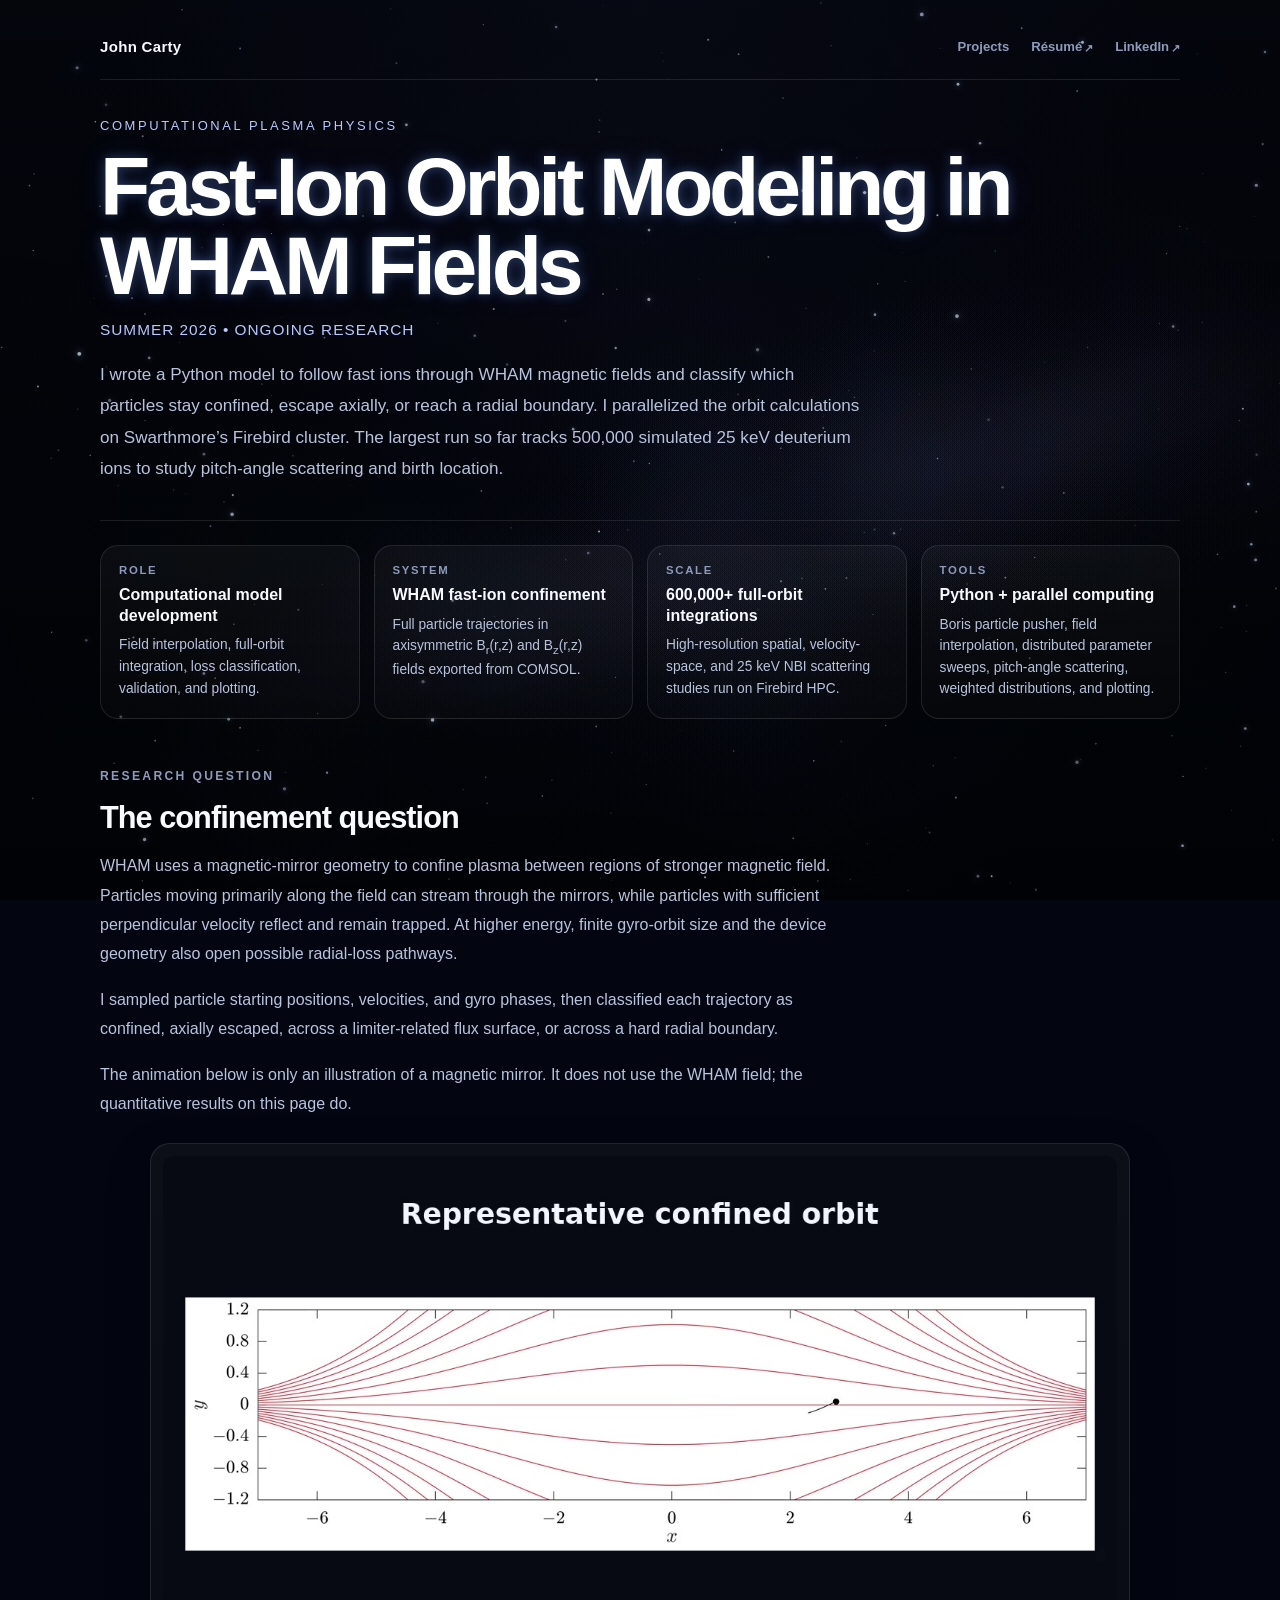
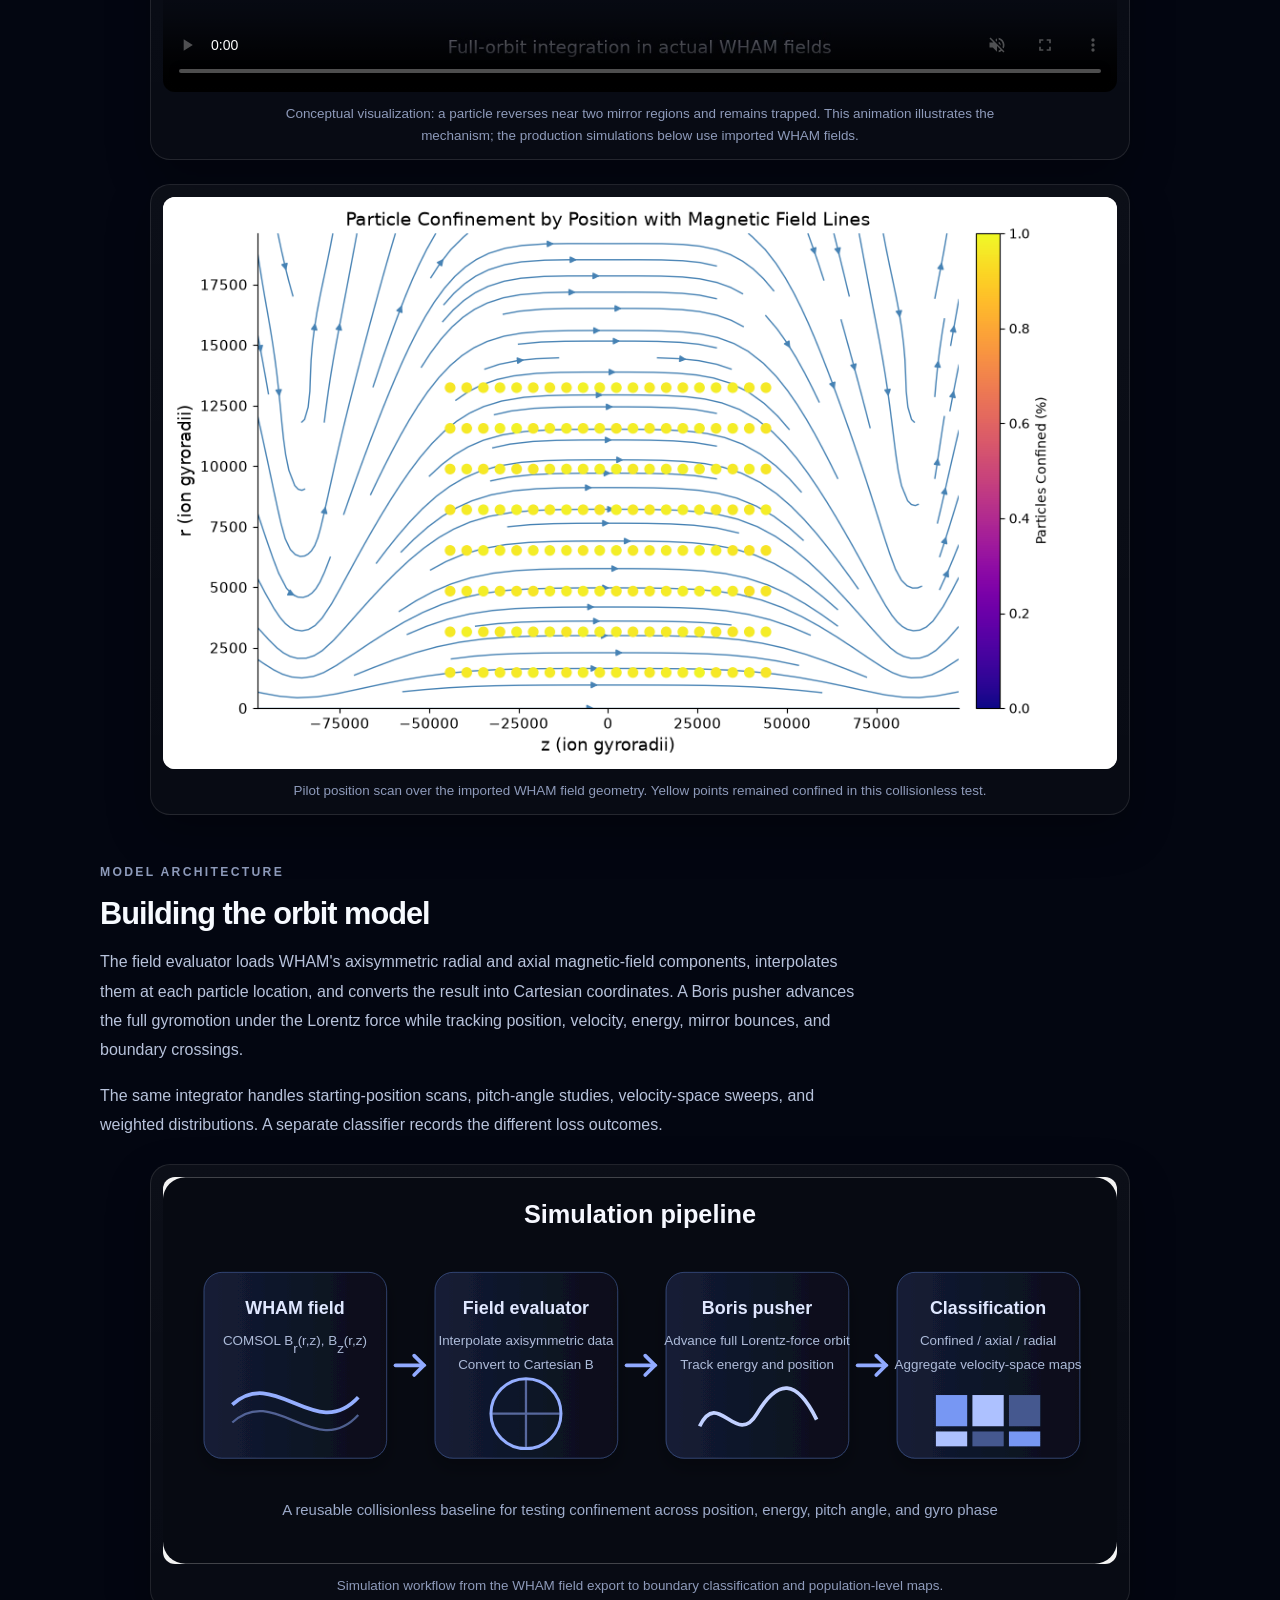
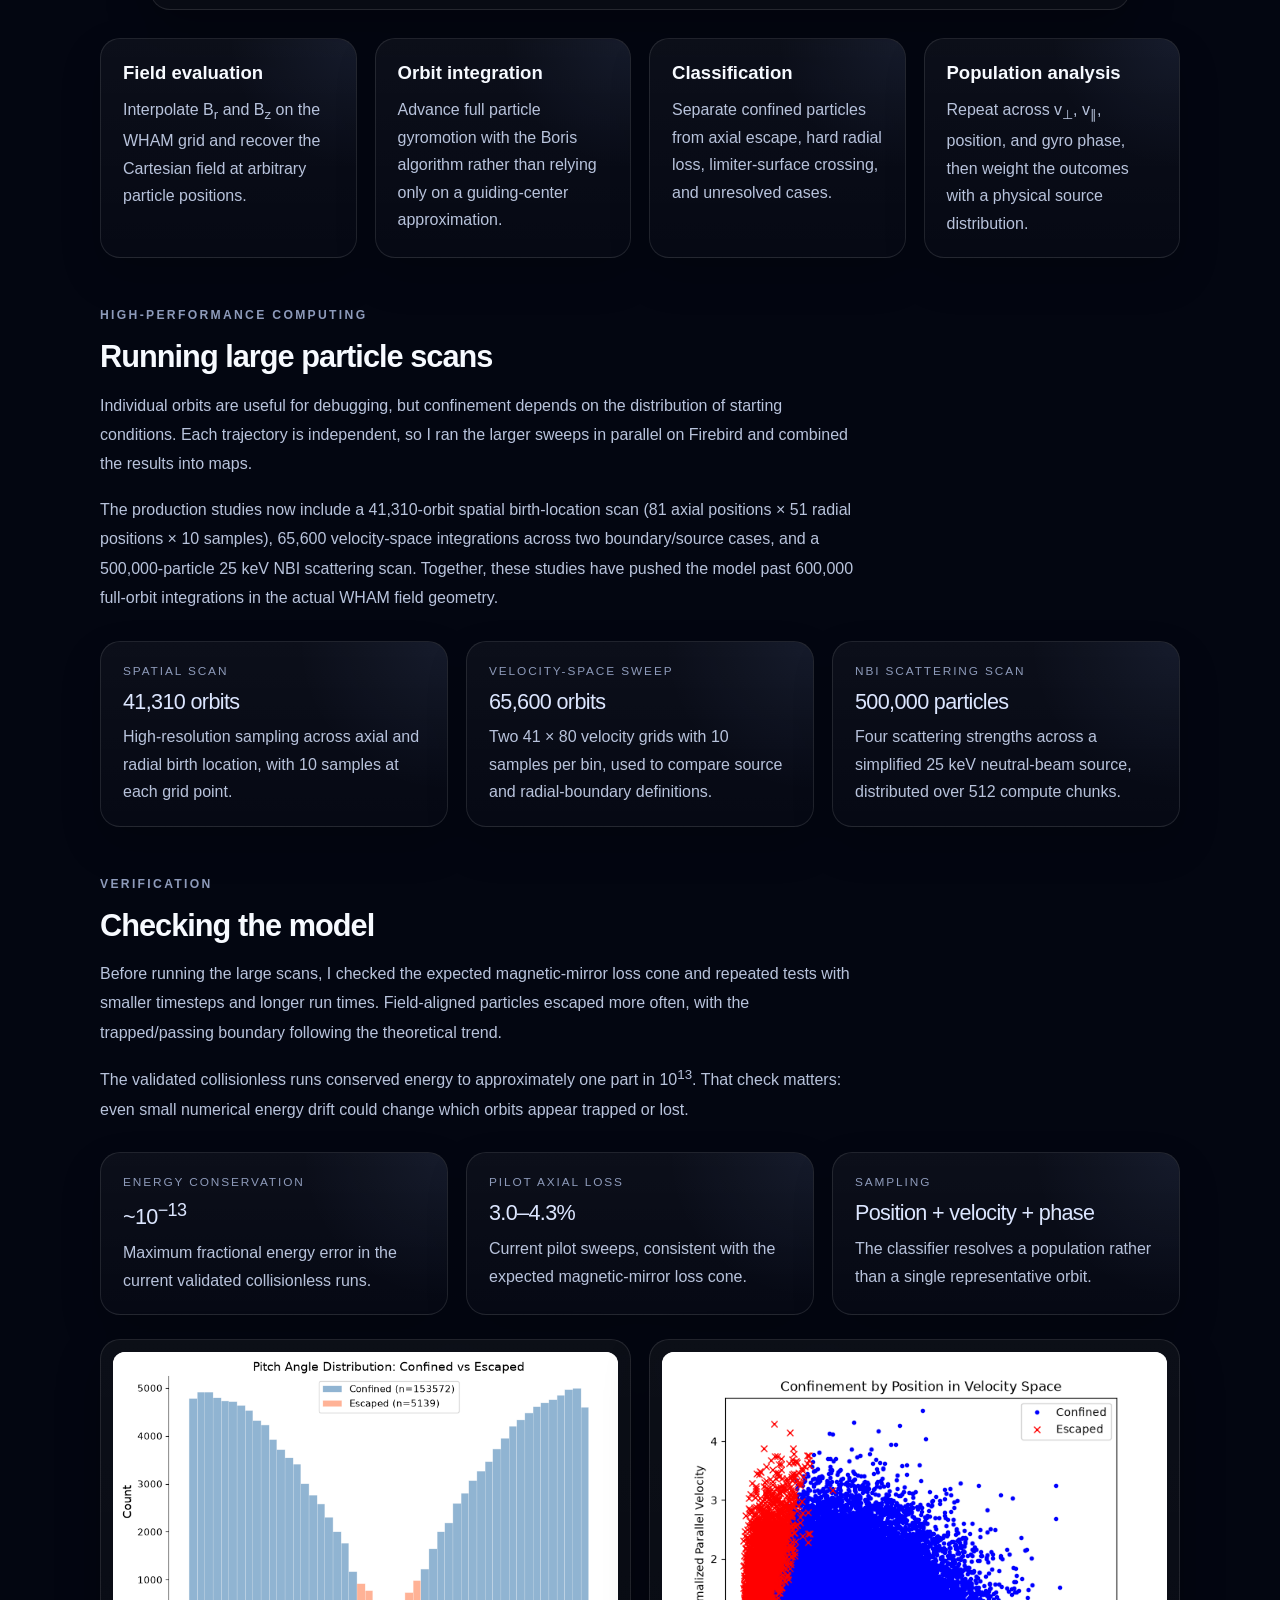
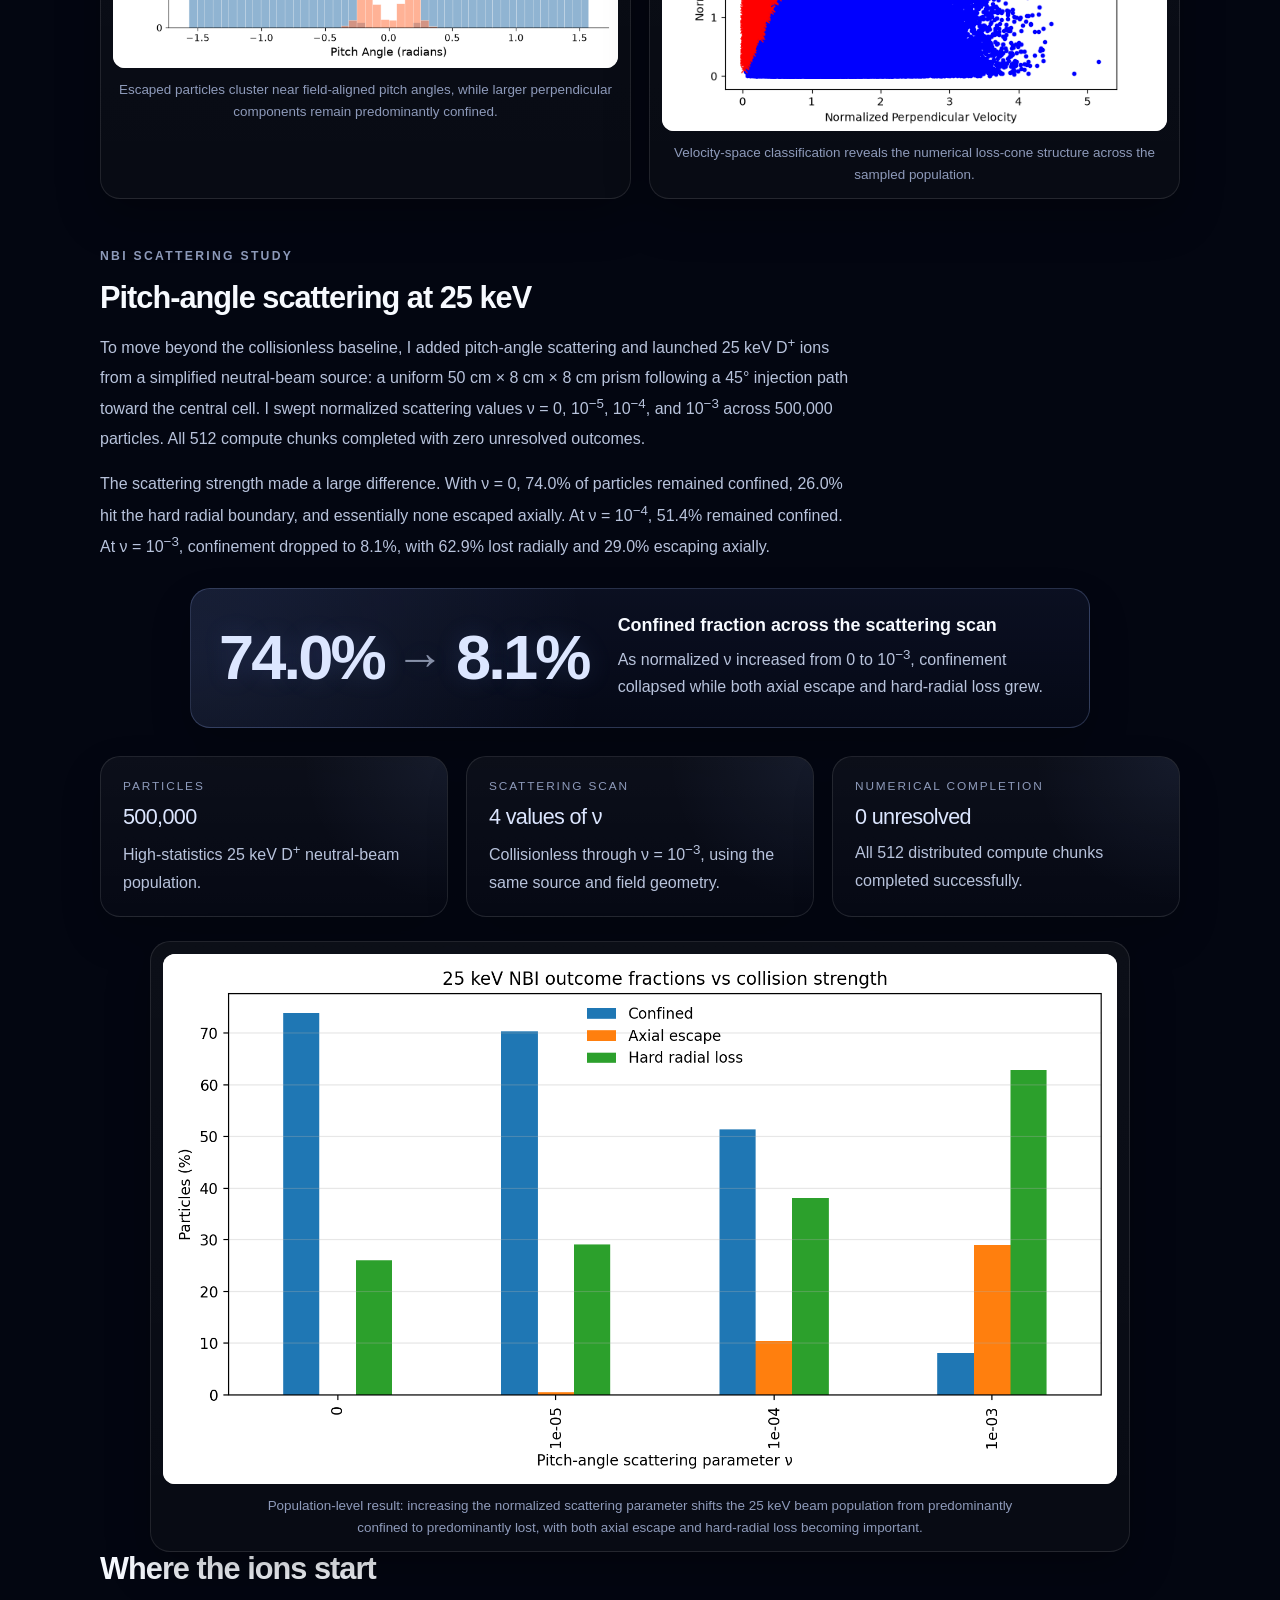
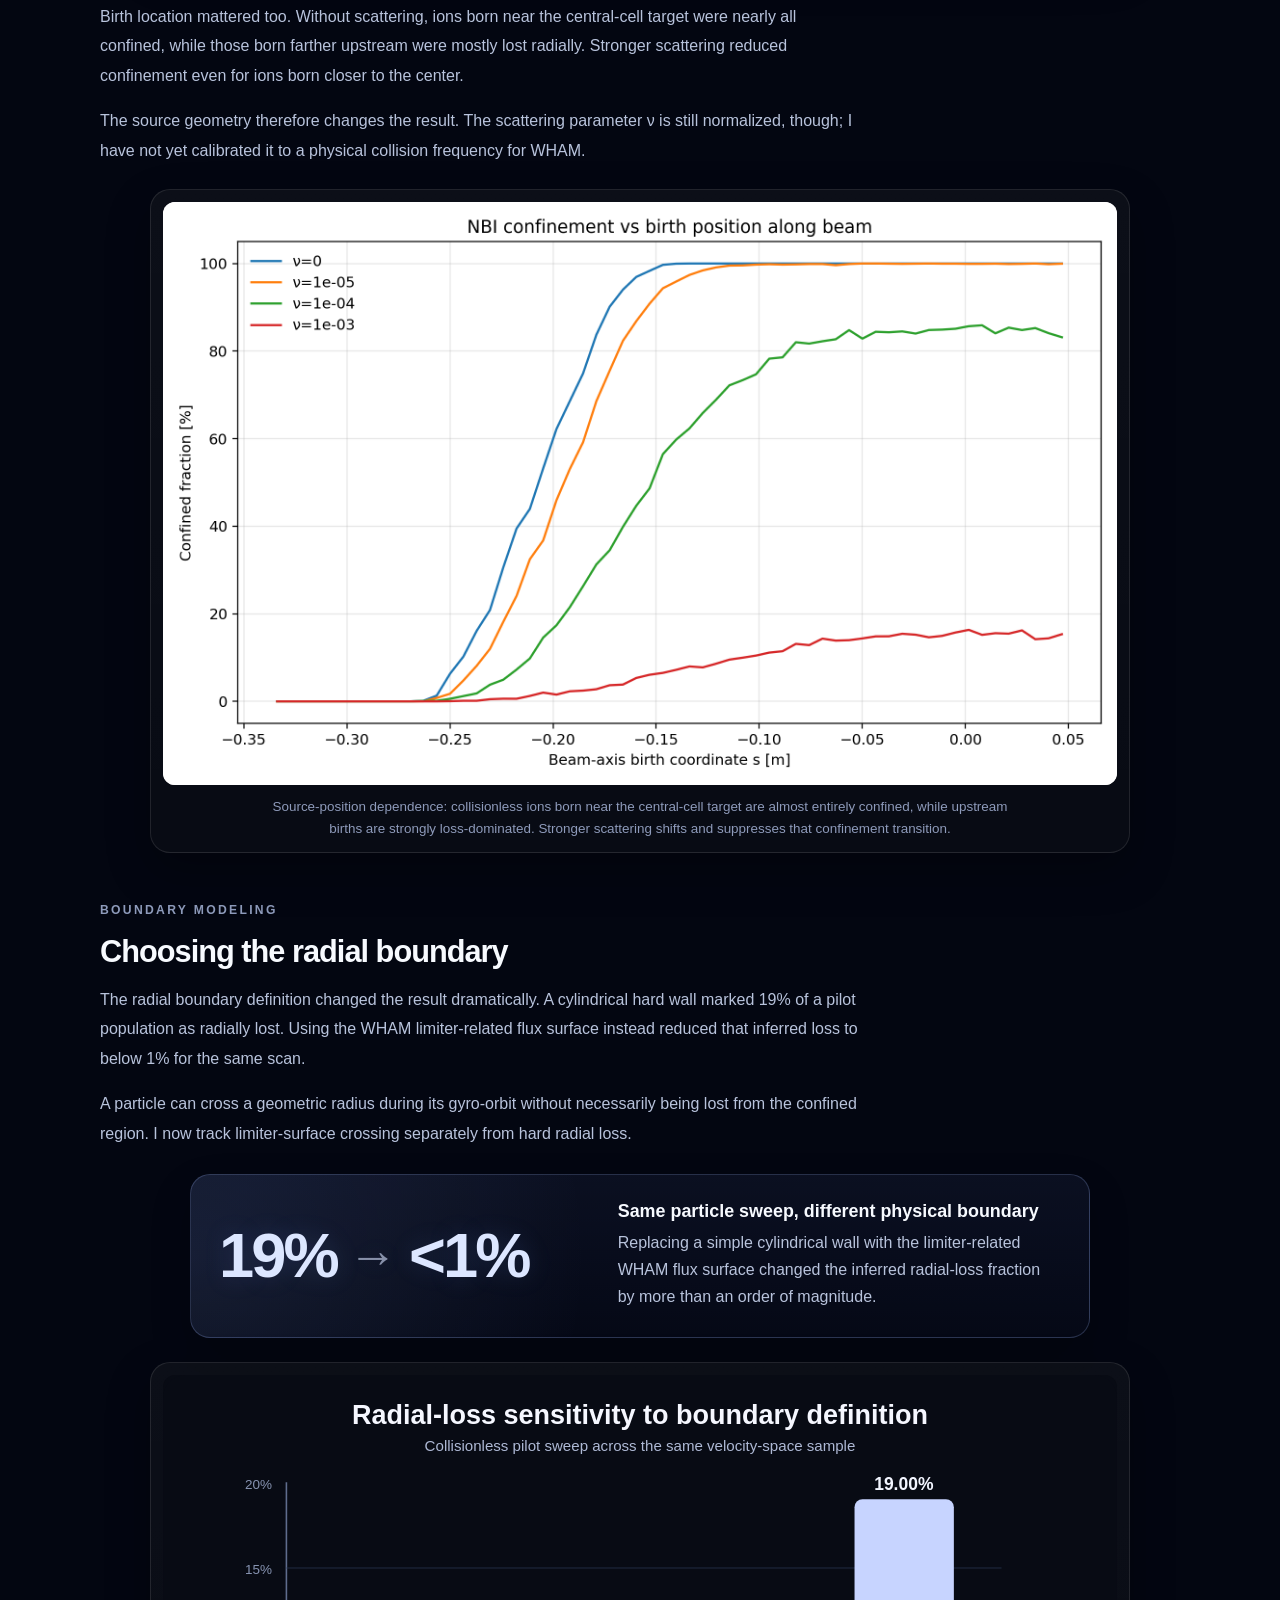
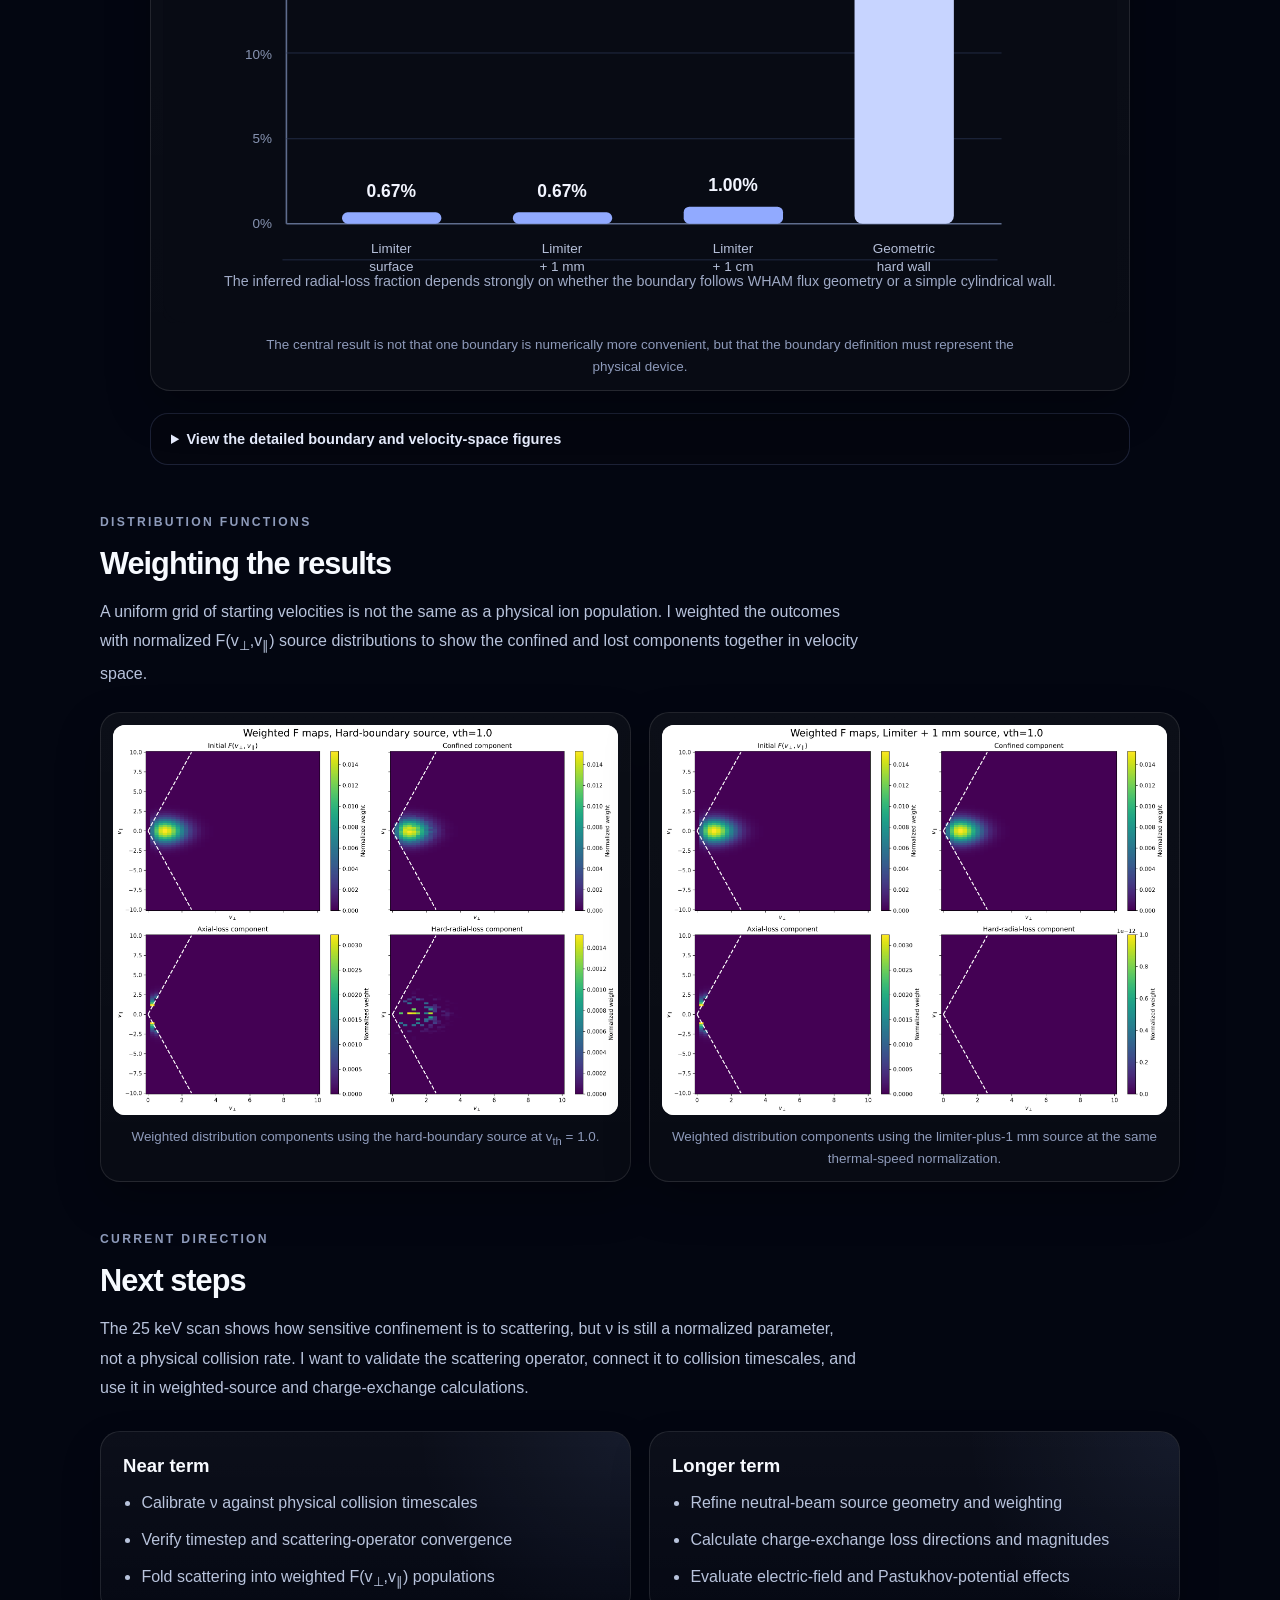
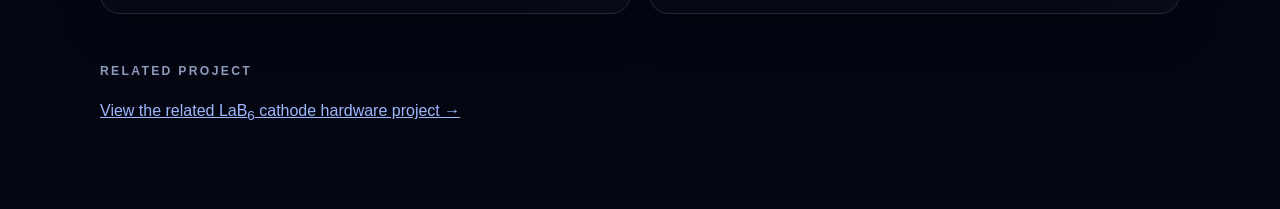
<file: orbits.html>
<!DOCTYPE html>
<html lang="en">
<head>
  <meta charset="UTF-8">
  <meta name="viewport" content="width=device-width, initial-scale=1.0">
  <meta name="description" content="Parallelized full-orbit charged-particle modeling in actual WHAM magnetic fields, including Firebird HPC sweeps, 25 keV NBI pitch-angle scattering studies, confinement validation, boundary sensitivity, and velocity-space distributions.">
  <title>Fast-Ion Orbit Modeling | John Carty</title>
  <link rel="stylesheet" href="style.css">
</head>
<body>
  <canvas id="space-background"></canvas>
  <div class="page-overlay"></div>

  <main class="site project-shell">
    <div class="home-topbar project-topbar">
      <a class="home-wordmark" href="index.html" aria-label="John Carty home">John Carty</a>
      <nav class="home-nav" aria-label="Project navigation">
        <a href="index.html#projects">Projects</a>
        <a href="John_Carty_Resume.pdf" target="_blank" rel="noopener noreferrer">Résumé <span aria-hidden="true">↗</span></a>
        <a href="https://www.linkedin.com/in/john-carty2/" target="_blank" rel="noopener noreferrer">LinkedIn <span aria-hidden="true">↗</span></a>
      </nav>
    </div>

    <header class="project-hero">
      <p class="project-kicker">Computational Plasma Physics</p>
      <h1 class="glow">Fast-Ion Orbit Modeling in WHAM Fields</h1>
      <p class="project-subtitle">Summer 2026 • Ongoing research</p>
      <p class="project-lead">
        I wrote a Python model to follow fast ions through WHAM magnetic fields and classify
        which particles stay confined, escape axially, or reach a radial boundary. I parallelized
        the orbit calculations on Swarthmore’s Firebird cluster. The largest run so far tracks
        500,000 simulated 25 keV deuterium ions to study pitch-angle scattering and birth
        location.
      </p>
    </header>

    <section class="project-facts" aria-label="Project at a glance">
      <div class="project-fact"><span>Role</span><strong>Computational model development</strong><p>Field interpolation, full-orbit integration, loss classification, validation, and plotting.</p></div>
      <div class="project-fact"><span>System</span><strong>WHAM fast-ion confinement</strong><p>Full particle trajectories in axisymmetric B<sub>r</sub>(r,z) and B<sub>z</sub>(r,z) fields exported from COMSOL.</p></div>
      <div class="project-fact"><span>Scale</span><strong>600,000+ full-orbit integrations</strong><p>High-resolution spatial, velocity-space, and 25 keV NBI scattering studies run on Firebird HPC.</p></div>
      <div class="project-fact"><span>Tools</span><strong>Python + parallel computing</strong><p>Boris particle pusher, field interpolation, distributed parameter sweeps, pitch-angle scattering, weighted distributions, and plotting.</p></div>
    </section>

    <section class="project-section">
      <div class="section-label">Research Question</div>
      <div class="project-text-block">
        <h2>The confinement question</h2>
        <p>
          WHAM uses a magnetic-mirror geometry to confine plasma between regions of stronger
          magnetic field. Particles moving primarily along the field can stream through the
          mirrors, while particles with sufficient perpendicular velocity reflect and remain
          trapped. At higher energy, finite gyro-orbit size and the device geometry also open
          possible radial-loss pathways.
        </p>
        <p>
          I sampled particle starting positions, velocities, and gyro phases, then classified each
          trajectory as confined, axially escaped, across a limiter-related flux surface, or across
          a hard radial boundary.
        </p>
        <p>
          The animation below is only an illustration of a magnetic mirror. It does not use the
          WHAM field; the quantitative results on this page do.
        </p>
      </div>

      <figure class="project-media-card orbit-video-card">
        <div class="orbit-video-frame">
          <video class="orbit-video" autoplay muted loop playsinline controls preload="metadata" poster="orbit_assets/conceptual_mirror_orbit_poster.jpg">
            <source src="orbit_assets/conceptual_mirror_orbit.mp4" type="video/mp4">
          </video>
        </div>
        <figcaption class="project-caption">Conceptual visualization: a particle reverses near two mirror regions and remains trapped. This animation illustrates the mechanism; the production simulations below use imported WHAM fields.</figcaption>
      </figure>

      <figure class="technical-figure technical-figure-wide">
        <a href="orbits_documentation/Confinement_by_position.png" target="_blank" rel="noopener noreferrer">
          <img src="orbits_documentation/Confinement_by_position.png" alt="Particle confinement across starting positions over WHAM magnetic field lines">
        </a>
        <figcaption class="project-caption">Pilot position scan over the imported WHAM field geometry. Yellow points remained confined in this collisionless test.</figcaption>
      </figure>
    </section>

    <section class="project-section">
      <div class="section-label">Model Architecture</div>
      <div class="project-text-block">
        <h2>Building the orbit model</h2>
        <p>
          The field evaluator loads WHAM's axisymmetric radial and axial magnetic-field
          components, interpolates them at each particle location, and converts the result into
          Cartesian coordinates. A Boris pusher advances the full gyromotion under the Lorentz
          force while tracking position, velocity, energy, mirror bounces, and boundary crossings.
        </p>
        <p>
          The same integrator handles starting-position scans, pitch-angle studies, velocity-space
          sweeps, and weighted distributions. A separate classifier records the different loss
          outcomes.
        </p>
      </div>

      <figure class="technical-figure technical-figure-wide">
        <img src="orbit_assets/orbit_workflow.svg" alt="Workflow from WHAM magnetic field data through orbit integration and population analysis">
        <figcaption class="project-caption">Simulation workflow from the WHAM field export to boundary classification and population-level maps.</figcaption>
      </figure>

      <div class="project-grid orbit-method-grid">
        <div class="project-card"><h3>Field evaluation</h3><p>Interpolate B<sub>r</sub> and B<sub>z</sub> on the WHAM grid and recover the Cartesian field at arbitrary particle positions.</p></div>
        <div class="project-card"><h3>Orbit integration</h3><p>Advance full particle gyromotion with the Boris algorithm rather than relying only on a guiding-center approximation.</p></div>
        <div class="project-card"><h3>Classification</h3><p>Separate confined particles from axial escape, hard radial loss, limiter-surface crossing, and unresolved cases.</p></div>
        <div class="project-card"><h3>Population analysis</h3><p>Repeat across v<sub>⊥</sub>, v<sub>∥</sub>, position, and gyro phase, then weight the outcomes with a physical source distribution.</p></div>
      </div>
    </section>

    <section class="project-section">
      <div class="section-label">High-Performance Computing</div>
      <div class="project-text-block">
        <h2>Running large particle scans</h2>
        <p>
          Individual orbits are useful for debugging, but confinement depends on the distribution
          of starting conditions. Each trajectory is independent, so I ran the larger sweeps in
          parallel on Firebird and combined the results into maps.
        </p>
        <p>
          The production studies now include a 41,310-orbit spatial birth-location scan
          (81 axial positions × 51 radial positions × 10 samples), 65,600 velocity-space
          integrations across two boundary/source cases, and a 500,000-particle 25 keV NBI
          scattering scan. Together, these studies have pushed the model past 600,000 full-orbit
          integrations in the actual WHAM field geometry.
        </p>
      </div>

      <div class="project-grid three-col">
        <div class="project-card stat-card"><div class="card-label">Spatial scan</div><div class="card-value">41,310 orbits</div><p>High-resolution sampling across axial and radial birth location, with 10 samples at each grid point.</p></div>
        <div class="project-card stat-card"><div class="card-label">Velocity-space sweep</div><div class="card-value">65,600 orbits</div><p>Two 41 × 80 velocity grids with 10 samples per bin, used to compare source and radial-boundary definitions.</p></div>
        <div class="project-card stat-card"><div class="card-label">NBI scattering scan</div><div class="card-value">500,000 particles</div><p>Four scattering strengths across a simplified 25 keV neutral-beam source, distributed over 512 compute chunks.</p></div>
      </div>
    </section>

    <section class="project-section">
      <div class="section-label">Verification</div>
      <div class="project-text-block">
        <h2>Checking the model</h2>
        <p>
          Before running the large scans, I checked the expected magnetic-mirror loss cone and
          repeated tests with smaller timesteps and longer run times. Field-aligned particles
          escaped more often, with the trapped/passing boundary following the theoretical trend.
        </p>
        <p>
          The validated collisionless runs conserved energy to approximately one part in
          10<sup>13</sup>. That check matters: even small numerical energy drift could change which
          orbits appear trapped or lost.
        </p>
      </div>

      <div class="project-grid three-col">
        <div class="project-card stat-card"><div class="card-label">Energy conservation</div><div class="card-value">~10<sup>−13</sup></div><p>Maximum fractional energy error in the current validated collisionless runs.</p></div>
        <div class="project-card stat-card"><div class="card-label">Pilot axial loss</div><div class="card-value">3.0–4.3%</div><p>Current pilot sweeps, consistent with the expected magnetic-mirror loss cone.</p></div>
        <div class="project-card stat-card"><div class="card-label">Sampling</div><div class="card-value">Position + velocity + phase</div><p>The classifier resolves a population rather than a single representative orbit.</p></div>
      </div>

      <div class="technical-figure-grid">
        <figure class="technical-figure">
          <a href="orbits_documentation/Pitch_angle.png" target="_blank" rel="noopener noreferrer">
            <img src="orbits_documentation/Pitch_angle.png" alt="Pitch-angle histogram comparing confined and escaped particles">
          </a>
          <figcaption class="project-caption">Escaped particles cluster near field-aligned pitch angles, while larger perpendicular components remain predominantly confined.</figcaption>
        </figure>
        <figure class="technical-figure">
          <a href="orbits_documentation/Vperp_Vpar.png" target="_blank" rel="noopener noreferrer">
            <img src="orbits_documentation/Vperp_Vpar.png" alt="Confined and escaped particles in normalized perpendicular and parallel velocity space">
          </a>
          <figcaption class="project-caption">Velocity-space classification reveals the numerical loss-cone structure across the sampled population.</figcaption>
        </figure>
      </div>
    </section>

    <section class="project-section">
      <div class="section-label">NBI Scattering Study</div>
      <div class="project-text-block">
        <h2>Pitch-angle scattering at 25 keV</h2>
        <p>
          To move beyond the collisionless baseline, I added pitch-angle scattering and launched
          25 keV D<sup>+</sup> ions from a simplified neutral-beam source: a uniform 50 cm × 8 cm × 8 cm
          prism following a 45° injection path toward the central cell. I swept normalized
          scattering values ν = 0, 10<sup>−5</sup>, 10<sup>−4</sup>, and 10<sup>−3</sup> across 500,000 particles.
          All 512 compute chunks completed with zero unresolved outcomes.
        </p>
        <p>
          The scattering strength made a large difference. With ν = 0, 74.0% of particles remained
          confined, 26.0% hit the hard radial boundary, and essentially none escaped axially. At ν
          = 10<sup>−4</sup>, 51.4% remained confined. At ν = 10<sup>−3</sup>, confinement dropped
          to 8.1%, with 62.9% lost radially and 29.0% escaping axially.
        </p>
      </div>

      <div class="orbit-result-banner" aria-label="NBI scattering sensitivity result">
        <div class="orbit-result-value" aria-label="74 percent to 8.1 percent confined">
          <span class="orbit-result-from">74.0%</span>
          <span class="orbit-result-arrow" aria-hidden="true">→</span>
          <span class="orbit-result-to">8.1%</span>
        </div>
        <div class="orbit-result-copy">
          <div class="orbit-result-label">Confined fraction across the scattering scan</div>
          <p>As normalized ν increased from 0 to 10<sup>−3</sup>, confinement collapsed while both axial escape and hard-radial loss grew.</p>
        </div>
      </div>

      <div class="project-grid three-col">
        <div class="project-card stat-card"><div class="card-label">Particles</div><div class="card-value">500,000</div><p>High-statistics 25 keV D<sup>+</sup> neutral-beam population.</p></div>
        <div class="project-card stat-card"><div class="card-label">Scattering scan</div><div class="card-value">4 values of ν</div><p>Collisionless through ν = 10<sup>−3</sup>, using the same source and field geometry.</p></div>
        <div class="project-card stat-card"><div class="card-label">Numerical completion</div><div class="card-value">0 unresolved</div><p>All 512 distributed compute chunks completed successfully.</p></div>
      </div>

      <figure class="technical-figure technical-figure-wide">
        <a href="orbits_documentation/outcome_fractions_vs_nu.png" target="_blank" rel="noopener noreferrer">
          <img src="orbits_documentation/outcome_fractions_vs_nu.png" alt="25 keV neutral-beam ion confinement, axial escape, and hard radial loss fractions across four pitch-angle scattering strengths">
        </a>
        <figcaption class="project-caption">Population-level result: increasing the normalized scattering parameter shifts the 25 keV beam population from predominantly confined to predominantly lost, with both axial escape and hard-radial loss becoming important.</figcaption>
      </figure>

      <div class="project-text-block">
        <h2>Where the ions start</h2>
        <p>
          Birth location mattered too. Without scattering, ions born near the central-cell target
          were nearly all confined, while those born farther upstream were mostly lost radially.
          Stronger scattering reduced confinement even for ions born closer to the center.
        </p>
        <p>
          The source geometry therefore changes the result. The scattering parameter ν is still
          normalized, though; I have not yet calibrated it to a physical collision frequency for
          WHAM.
        </p>
      </div>

      <figure class="technical-figure technical-figure-wide">
        <a href="orbits_documentation/confinement_vs_source_s_by_nu.png" target="_blank" rel="noopener noreferrer">
          <img src="orbits_documentation/confinement_vs_source_s_by_nu.png" alt="Neutral-beam ion confinement fraction versus birth position along the beam for four normalized pitch-angle scattering strengths">
        </a>
        <figcaption class="project-caption">Source-position dependence: collisionless ions born near the central-cell target are almost entirely confined, while upstream births are strongly loss-dominated. Stronger scattering shifts and suppresses that confinement transition.</figcaption>
      </figure>
    </section>

    <section class="project-section">
      <div class="section-label">Boundary Modeling</div>
      <div class="project-text-block">
        <h2>Choosing the radial boundary</h2>
        <p>
          The radial boundary definition changed the result dramatically. A cylindrical hard wall
          marked 19% of a pilot population as radially lost. Using the WHAM limiter-related flux
          surface instead reduced that inferred loss to below 1% for the same scan.
        </p>
        <p>
          A particle can cross a geometric radius during its gyro-orbit without necessarily being
          lost from the confined region. I now track limiter-surface crossing separately from hard
          radial loss.
        </p>
      </div>

      <div class="orbit-result-banner" aria-label="Boundary sensitivity result">
        <div class="orbit-result-value" aria-label="19 percent to less than 1 percent">
          <span class="orbit-result-from">19%</span>
          <span class="orbit-result-arrow" aria-hidden="true">→</span>
          <span class="orbit-result-to">&lt;1%</span>
        </div>
        <div class="orbit-result-copy">
          <div class="orbit-result-label">Same particle sweep, different physical boundary</div>
          <p>Replacing a simple cylindrical wall with the limiter-related WHAM flux surface changed the inferred radial-loss fraction by more than an order of magnitude.</p>
        </div>
      </div>

      <figure class="technical-figure technical-figure-wide orbit-boundary-summary">
        <img src="orbit_assets/orbit_boundary_sensitivity.svg" alt="Comparison showing radial loss below one percent for limiter-based boundaries and nineteen percent for a geometric hard wall">
        <figcaption class="project-caption">The central result is not that one boundary is numerically more convenient, but that the boundary definition must represent the physical device.</figcaption>
      </figure>

      <details class="orbit-details">
        <summary>View the detailed boundary and velocity-space figures</summary>
        <div class="orbit-details-content">
          <figure class="technical-figure technical-figure-wide">
            <a href="orbits_documentation/Escape_positions_2d.png" target="_blank" rel="noopener noreferrer">
              <img src="orbits_documentation/Escape_positions_2d.png" alt="Particle starting and escape positions over WHAM magnetic field lines and confinement boundary">
            </a>
            <figcaption class="project-caption">Axially escaping particles leave near the mirror ends, while the gray boundary illustrates why geometric and flux-based definitions must be distinguished.</figcaption>
          </figure>

          <div class="technical-figure-grid">
            <figure class="technical-figure">
              <a href="orbits_documentation/outcome_fractions_conventional_axes_hard_boundary_HQ_41x80_s10.png" target="_blank" rel="noopener noreferrer">
                <img src="orbits_documentation/outcome_fractions_conventional_axes_hard_boundary_HQ_41x80_s10.png" alt="Velocity-space outcome fractions using a hard radial boundary">
              </a>
              <figcaption class="project-caption">Outcome fractions when the source and loss model use the hard radial boundary.</figcaption>
            </figure>
            <figure class="technical-figure">
              <a href="orbits_documentation/outcome_fractions_conventional_axes_limiter_plus_1mm_HQ_41x80_s10.png" target="_blank" rel="noopener noreferrer">
                <img src="orbits_documentation/outcome_fractions_conventional_axes_limiter_plus_1mm_HQ_41x80_s10.png" alt="Velocity-space outcome fractions using the limiter plus one millimeter boundary">
              </a>
              <figcaption class="project-caption">The same classification framework using the limiter-plus-1 mm surface, which substantially changes the radial-loss interpretation.</figcaption>
            </figure>
          </div>
          <p class="figure-note">The figures can be opened at full resolution for axis labels and individual velocity-space bins.</p>
        </div>
      </details>
    </section>

    <section class="project-section">
      <div class="section-label">Distribution Functions</div>
      <div class="project-text-block">
        <h2>Weighting the results</h2>
        <p>
          A uniform grid of starting velocities is not the same as a physical ion population. I
          weighted the outcomes with normalized F(v<sub>⊥</sub>,v<sub>∥</sub>) source distributions
          to show the confined and lost components together in velocity space.
        </p>
      </div>

      <div class="technical-figure-grid">
        <figure class="technical-figure">
          <a href="orbits_documentation/F_maps_conventional_axes_hard_boundary_vth_1p0_HQ_41x80_s10.png" target="_blank" rel="noopener noreferrer">
            <img src="orbits_documentation/F_maps_conventional_axes_hard_boundary_vth_1p0_HQ_41x80_s10.png" alt="Weighted initial, confined, axial-loss, and hard-radial-loss velocity distributions">
          </a>
          <figcaption class="project-caption">Weighted distribution components using the hard-boundary source at v<sub>th</sub> = 1.0.</figcaption>
        </figure>
        <figure class="technical-figure">
          <a href="orbits_documentation/F_maps_conventional_axes_limiter_plus_1mm_vth_1p0_HQ_41x80_s10.png" target="_blank" rel="noopener noreferrer">
            <img src="orbits_documentation/F_maps_conventional_axes_limiter_plus_1mm_vth_1p0_HQ_41x80_s10.png" alt="Weighted initial, confined, axial-loss, and limiter-crossing velocity distributions">
          </a>
          <figcaption class="project-caption">Weighted distribution components using the limiter-plus-1 mm source at the same thermal-speed normalization.</figcaption>
        </figure>
      </div>
    </section>

    <section class="project-section">
      <div class="section-label">Current Direction</div>
      <div class="project-text-block">
        <h2>Next steps</h2>
        <p>
          The 25 keV scan shows how sensitive confinement is to scattering, but ν is still a
          normalized parameter, not a physical collision rate. I want to validate the scattering
          operator, connect it to collision timescales, and use it in weighted-source and
          charge-exchange calculations.
        </p>
      </div>

      <div class="project-grid two-col">
        <div class="project-card"><h3>Near term</h3><ul class="project-list"><li>Calibrate ν against physical collision timescales</li><li>Verify timestep and scattering-operator convergence</li><li>Fold scattering into weighted F(v<sub>⊥</sub>,v<sub>∥</sub>) populations</li></ul></div>
        <div class="project-card"><h3>Longer term</h3><ul class="project-list"><li>Refine neutral-beam source geometry and weighting</li><li>Calculate charge-exchange loss directions and magnitudes</li><li>Evaluate electric-field and Pastukhov-potential effects</li></ul></div>
      </div>
    </section>

    <section class="project-section project-footer-note">
      <div class="section-label">Related project</div>
      
      <p><a href="plasma.html">View the related LaB<sub>6</sub> cathode hardware project →</a></p>
    </section>
  </main>

  <script src="space.js"></script>
</body>
</html>
</file>
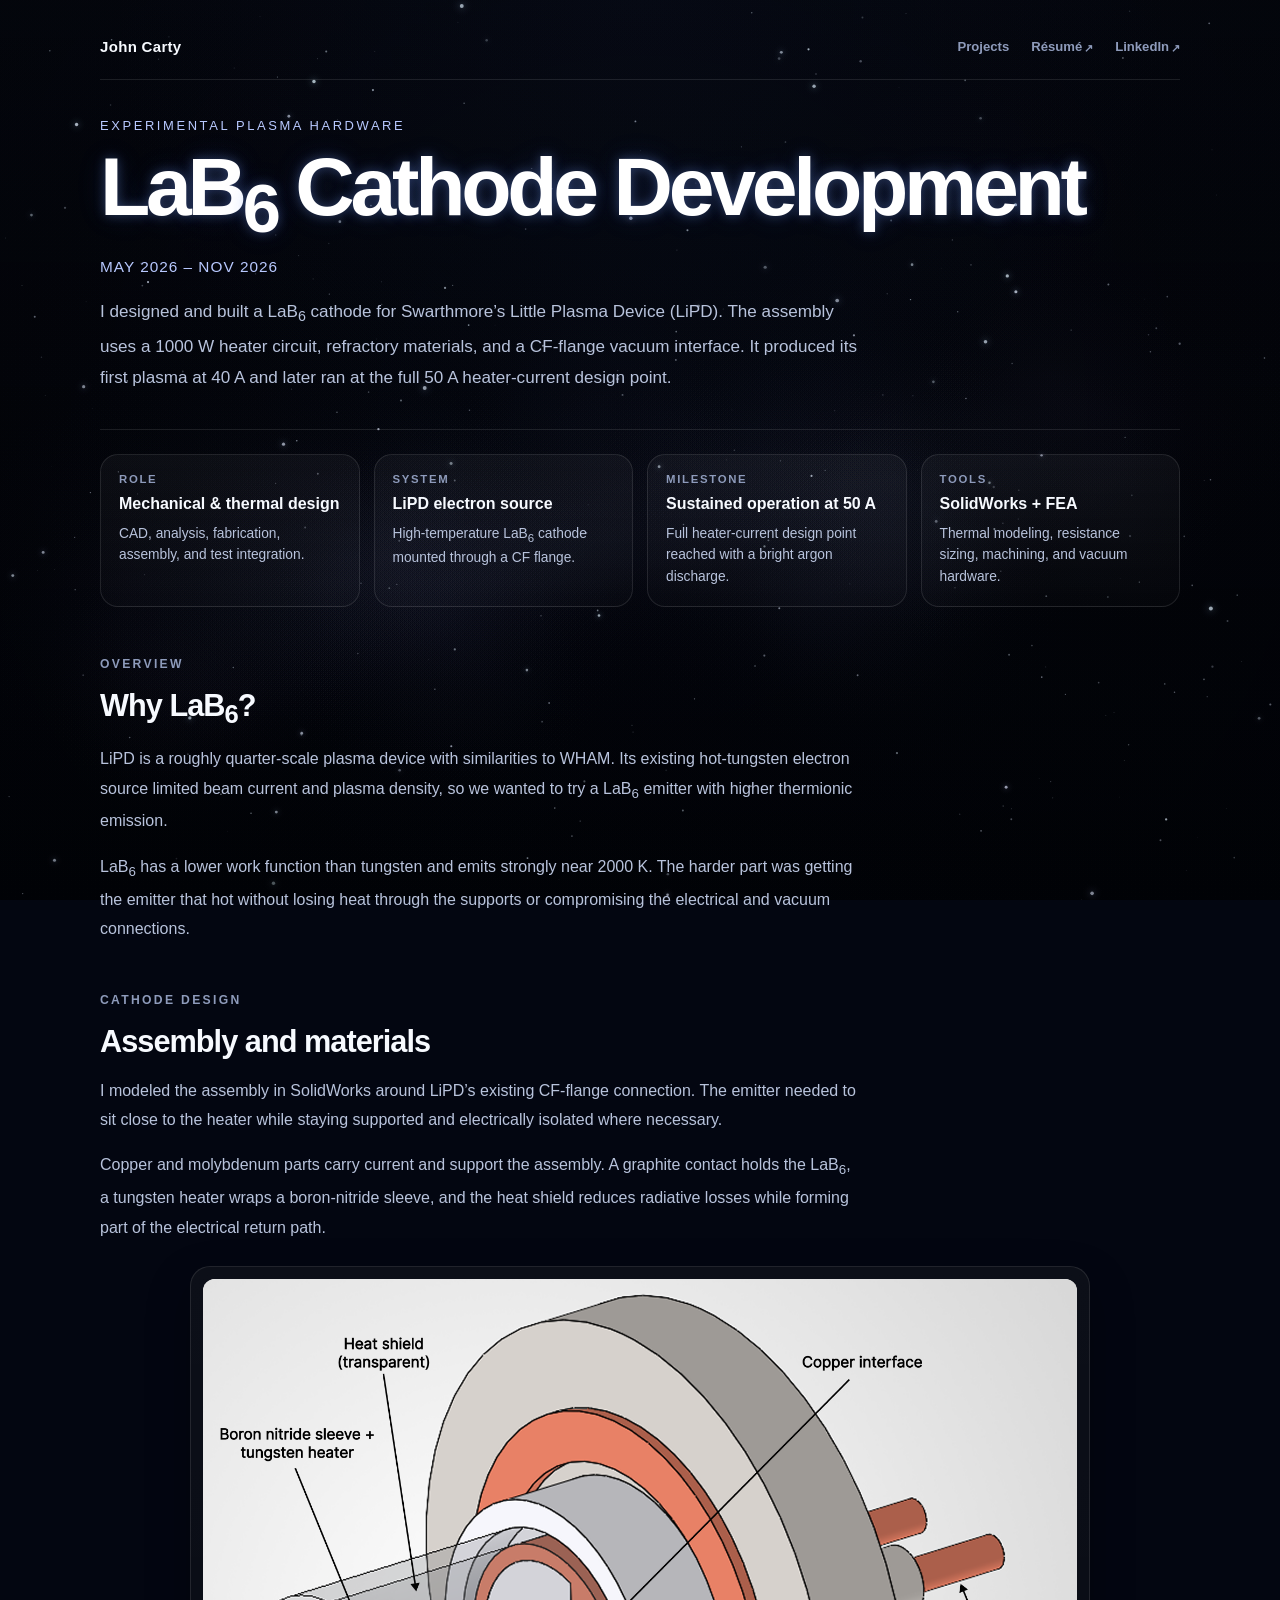
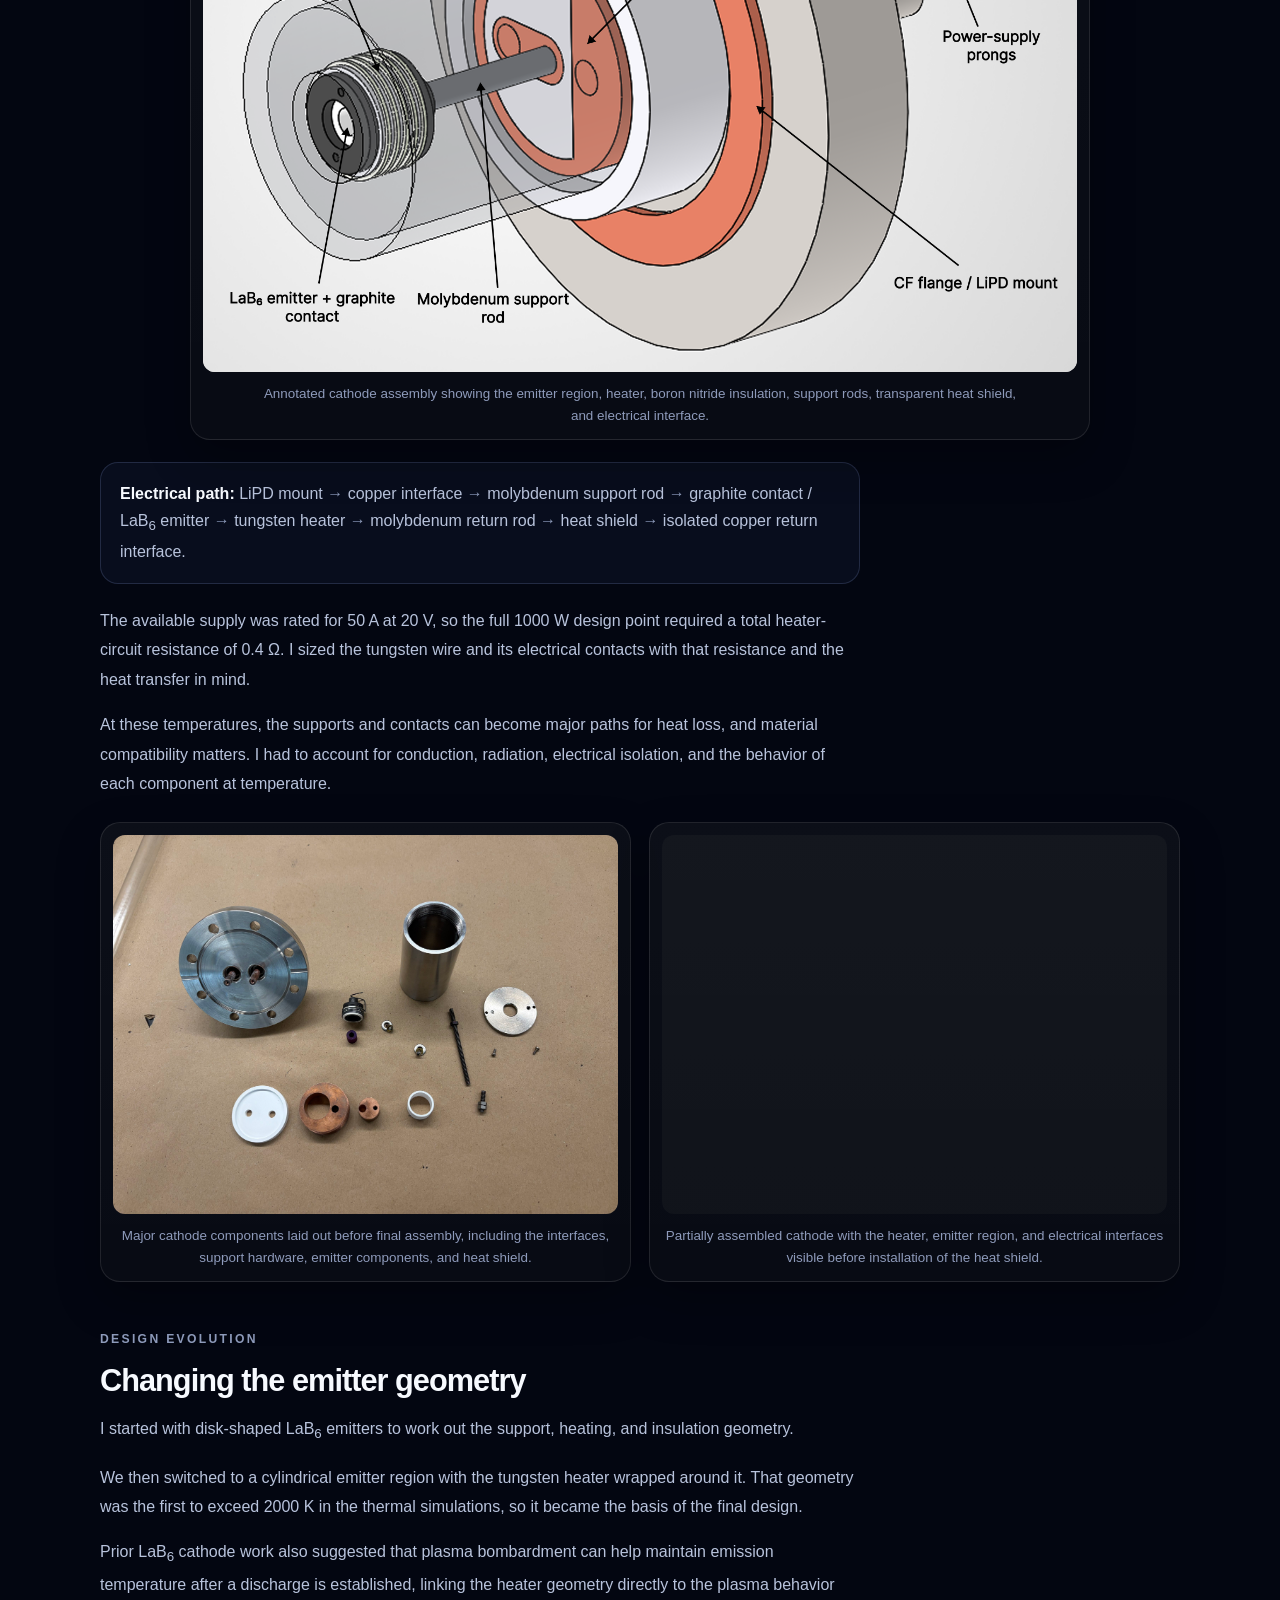
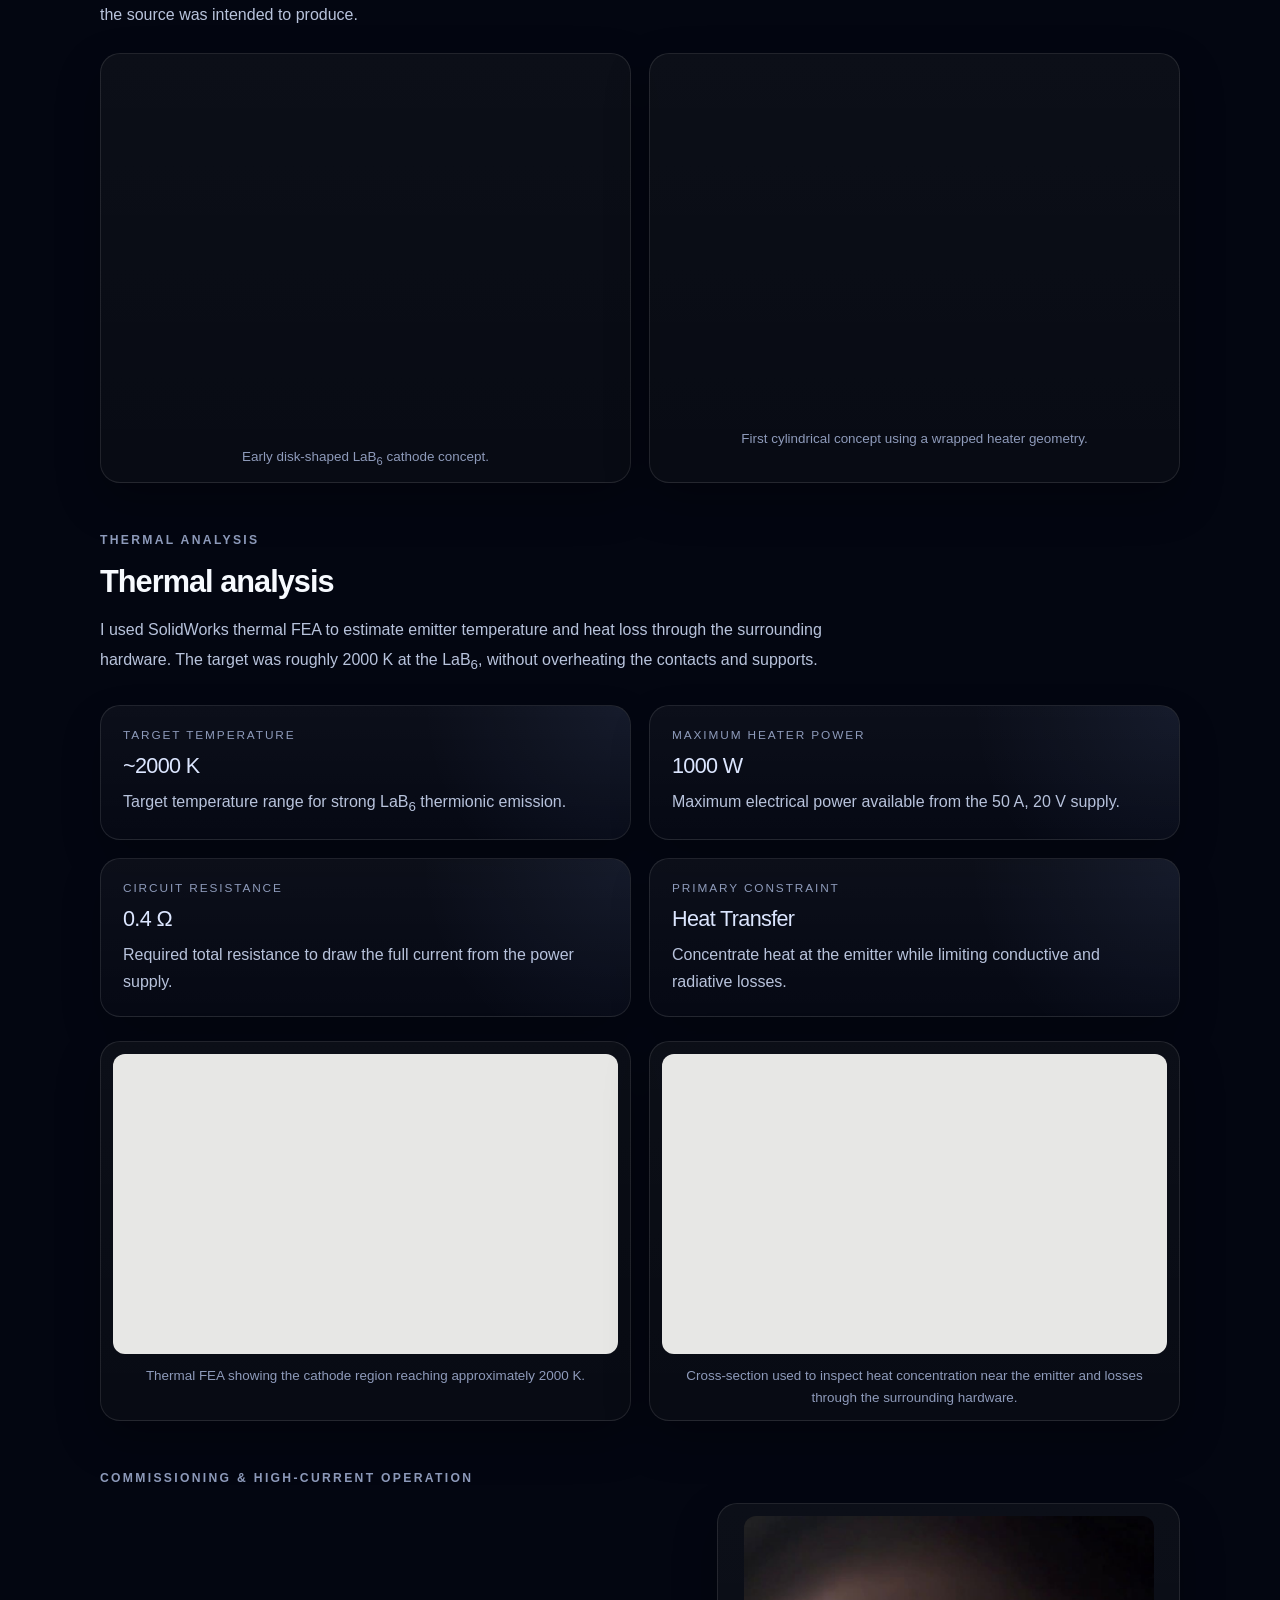
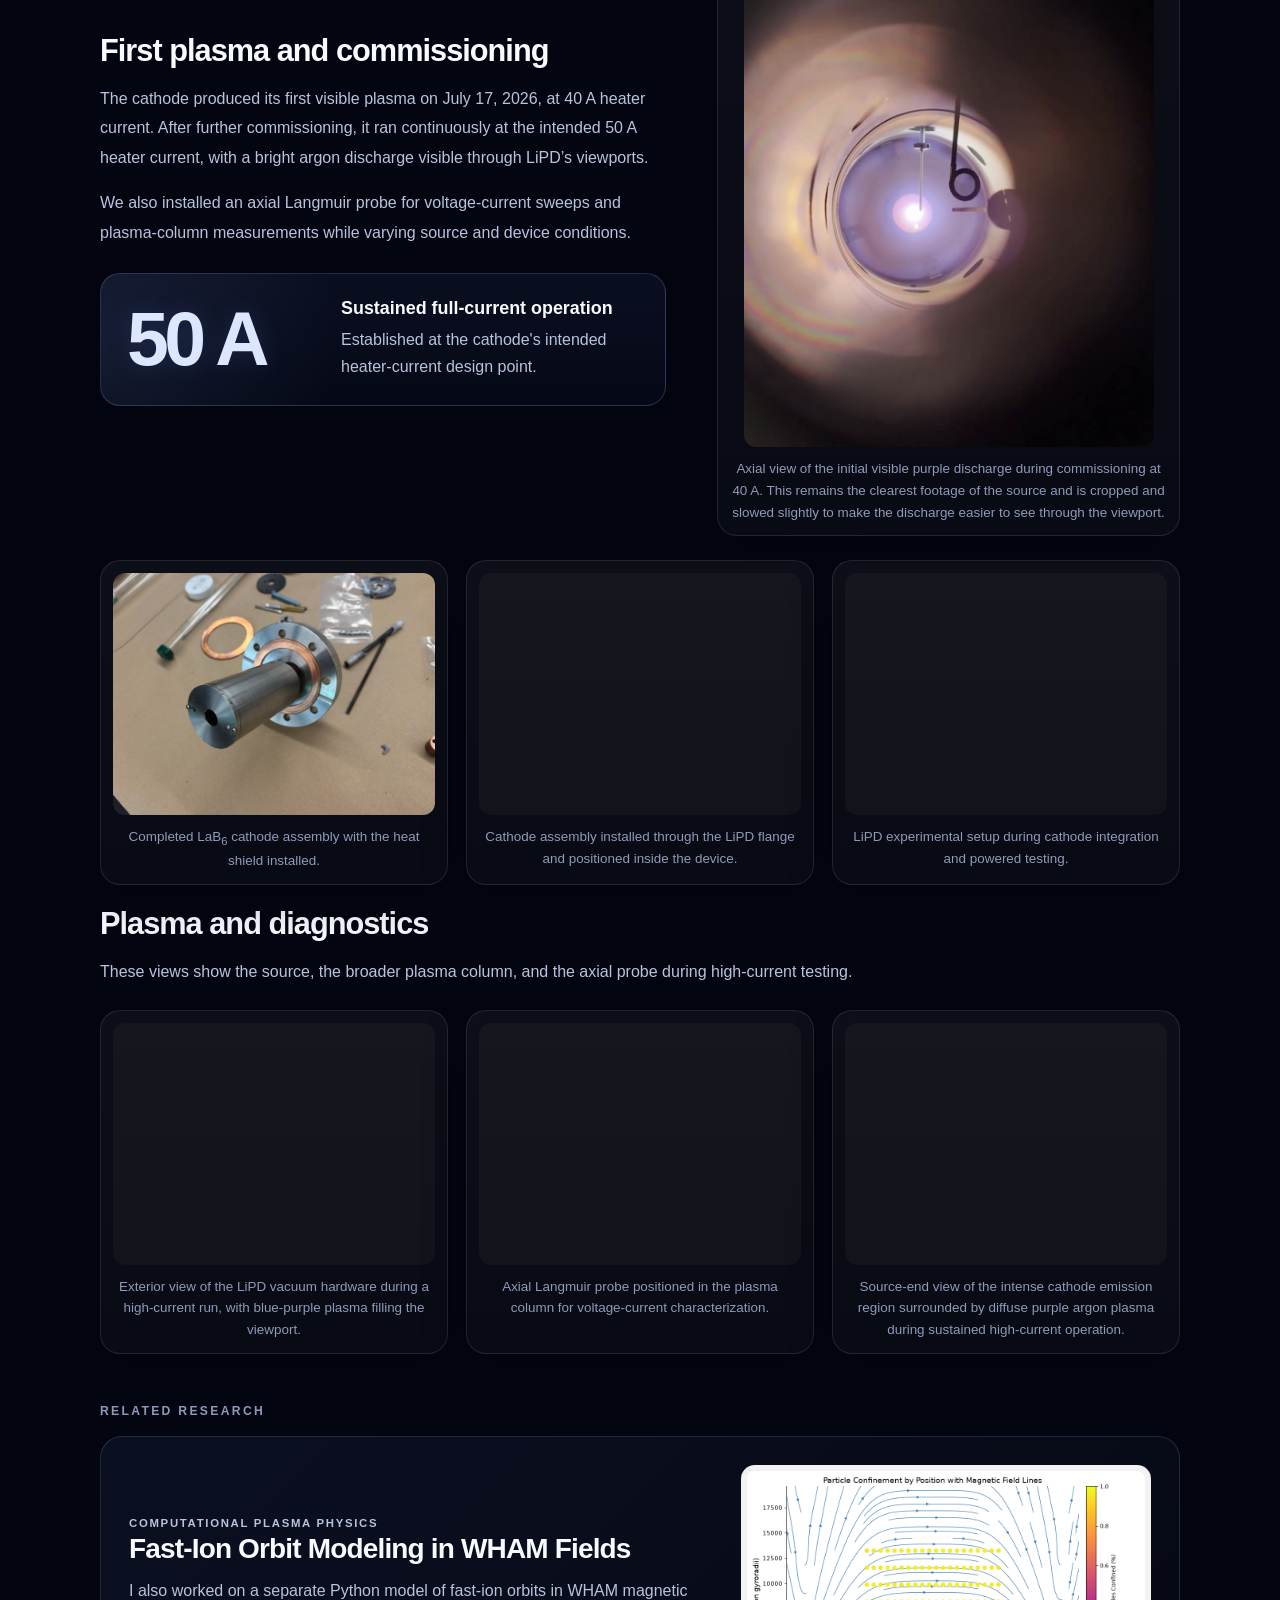
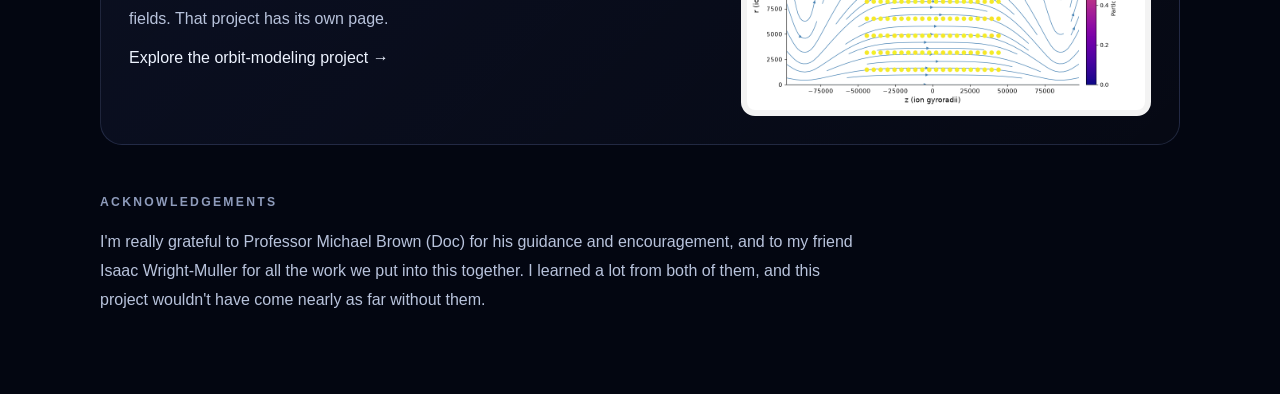
<file: plasma.html>
<!DOCTYPE html>
<html lang="en">
<head>
  <meta charset="UTF-8">
  <meta name="viewport" content="width=device-width, initial-scale=1.0">
  <meta name="description" content="Design, analysis, fabrication, and sustained 50 A operation of a 1000 W LaB6 cathode for the Swarthmore LiPD plasma device.">
  <title>LaB6 Cathode Development | John Carty</title>
  <link rel="stylesheet" href="style.css">
</head>
<body>
  <canvas id="space-background"></canvas>
  <div class="page-overlay"></div>

  <main class="site project-shell">
    <div class="home-topbar project-topbar">
      <a class="home-wordmark" href="index.html" aria-label="John Carty home">John Carty</a>
      <nav class="home-nav" aria-label="Project navigation">
        <a href="index.html#projects">Projects</a>
        <a href="John_Carty_Resume.pdf" target="_blank" rel="noopener noreferrer">Résumé <span aria-hidden="true">↗</span></a>
        <a href="https://www.linkedin.com/in/john-carty2/" target="_blank" rel="noopener noreferrer">LinkedIn <span aria-hidden="true">↗</span></a>
      </nav>
    </div>

    <!-- HERO -->
    <header class="project-hero">
      <p class="project-kicker">Experimental Plasma Hardware</p>
      <h1 class="glow">LaB<sub>6</sub> Cathode Development</h1>
      <p class="project-subtitle">May 2026 – Nov 2026</p>
      <p class="project-lead">
        I designed and built a LaB<sub>6</sub> cathode for Swarthmore’s Little Plasma Device
        (LiPD). The assembly uses a 1000 W heater circuit, refractory materials, and a CF-flange
        vacuum interface. It produced its first plasma at 40 A and later ran at the full 50 A
        heater-current design point.
      </p>
    </header>

    <section class="project-facts" aria-label="Project at a glance">
      <div class="project-fact"><span>Role</span><strong>Mechanical &amp; thermal design</strong><p>CAD, analysis, fabrication, assembly, and test integration.</p></div>
      <div class="project-fact"><span>System</span><strong>LiPD electron source</strong><p>High-temperature LaB<sub>6</sub> cathode mounted through a CF flange.</p></div>
      <div class="project-fact"><span>Milestone</span><strong>Sustained operation at 50 A</strong><p>Full heater-current design point reached with a bright argon discharge.</p></div>
      <div class="project-fact"><span>Tools</span><strong>SolidWorks + FEA</strong><p>Thermal modeling, resistance sizing, machining, and vacuum hardware.</p></div>
    </section>

    <!-- OVERVIEW -->
    <section class="project-section">
      <div class="section-label">Overview</div>

      <div class="project-text-block">
        <h2>Why LaB<sub>6</sub>?</h2>
        <p>
          LiPD is a roughly quarter-scale plasma device with similarities to WHAM. Its existing
          hot-tungsten electron source limited beam current and plasma density, so we wanted to try
          a LaB<sub>6</sub> emitter with higher thermionic emission.
        </p>

        <p>
          LaB<sub>6</sub> has a lower work function than tungsten and emits strongly near 2000 K.
          The harder part was getting the emitter that hot without losing heat through the supports
          or compromising the electrical and vacuum connections.
        </p>
      </div>
    </section>

    <!-- CATHODE DESIGN -->
    <section class="project-section">
      <div class="section-label">Cathode Design</div>

      <div class="project-text-block">
        <h2>Assembly and materials</h2>

        <p>
          I modeled the assembly in SolidWorks around LiPD’s existing CF-flange connection. The
          emitter needed to sit close to the heater while staying supported and electrically
          isolated where necessary.
        </p>

        <p>
          Copper and molybdenum parts carry current and support the assembly. A graphite contact
          holds the LaB<sub>6</sub>, a tungsten heater wraps a boron-nitride sleeve, and the heat
          shield reduces radiative losses while forming part of the electrical return path.
        </p>
      </div>

      <figure class="plasma-figure plasma-feature-figure">
        <img
          src="cathode_screenshots/annotated_cathode_v2.png"
          alt="Annotated cathode assembly showing the emitter region, heater, boron nitride insulation, support rods, heat shield, and electrical interface"
        >
        <figcaption class="project-caption">
          Annotated cathode assembly showing the emitter region, heater, boron nitride
          insulation, support rods, transparent heat shield, and electrical interface.
        </figcaption>
      </figure>

      <div class="plasma-path-card">
        <strong>Electrical path:</strong>
        LiPD mount <span>→</span> copper interface <span>→</span> molybdenum support rod
        <span>→</span> graphite contact / LaB<sub>6</sub> emitter <span>→</span>
        tungsten heater <span>→</span> molybdenum return rod <span>→</span>
        heat shield <span>→</span> isolated copper return interface.
      </div>

      <div class="project-text-block plasma-note">
        <p>
          The available supply was rated for 50 A at 20 V, so the full 1000 W design point required
          a total heater-circuit resistance of 0.4 Ω. I sized the tungsten wire and its electrical
          contacts with that resistance and the heat transfer in mind.
        </p>

        <p>
          At these temperatures, the supports and contacts can become major paths for heat loss,
          and material compatibility matters. I had to account for conduction, radiation,
          electrical isolation, and the behavior of each component at temperature.
        </p>
      </div>

      <div class="plasma-photo-grid">
        <figure class="plasma-photo-card">
          <div class="plasma-photo-frame">
            <img
              src="cathode%20photos/Full%20Layout.jpg"
              alt="Cathode components arranged before final assembly"
              loading="lazy"
              decoding="async"
            >
          </div>
          <figcaption class="project-caption">
            Major cathode components laid out before final assembly, including the
            interfaces, support hardware, emitter components, and heat shield.
          </figcaption>
        </figure>

        <figure class="plasma-photo-card">
          <div class="plasma-photo-frame">
            <img
              src="cathode%20photos/Assembly%20No%20Heat%20Shield.jpg"
              alt="Partially assembled cathode with the heater and emitter region exposed"
              loading="lazy"
              decoding="async"
            >
          </div>
          <figcaption class="project-caption">
            Partially assembled cathode with the heater, emitter region, and electrical
            interfaces visible before installation of the heat shield.
          </figcaption>
        </figure>
      </div>
    </section>

    <!-- DESIGN EVOLUTION -->
    <section class="project-section">
      <div class="section-label">Design Evolution</div>

      <div class="project-text-block">
        <h2>Changing the emitter geometry</h2>
        <p>
          I started with disk-shaped LaB<sub>6</sub> emitters to work out the support, heating, and insulation geometry.
        </p>

        <p>
          We then switched to a cylindrical emitter region with the tungsten heater wrapped around
          it. That geometry was the first to exceed 2000 K in the thermal simulations, so it became
          the basis of the final design.
        </p>

        <p>
          Prior LaB<sub>6</sub> cathode work also suggested that plasma bombardment can help
          maintain emission temperature after a discharge is established, linking the heater
          geometry directly to the plasma behavior the source was intended to produce.
        </p>
      </div>

      <div class="plasma-figure-grid">
        <figure class="plasma-figure">
          <img
            src="cathode_screenshots/Disk%20cathode%20old%20design%201.png"
            alt="Early disk-shaped LaB6 cathode concept"
            loading="lazy"
            decoding="async"
          >
          <figcaption class="project-caption">
            Early disk-shaped LaB<sub>6</sub> cathode concept.
          </figcaption>
        </figure>

        <figure class="plasma-figure">
          <img
            src="cathode_screenshots/Cylindrical%20Cathode%20with%20Sprial%20Heater.png"
            alt="Cylindrical LaB6 cathode concept with spiral heater"
            loading="lazy"
            decoding="async"
          >
          <figcaption class="project-caption">
            First cylindrical concept using a wrapped heater geometry.
          </figcaption>
        </figure>
      </div>
    </section>

    <!-- THERMAL ANALYSIS -->
    <section class="project-section">
      <div class="section-label">Thermal Analysis</div>

      <div class="project-text-block">
        <h2>Thermal analysis</h2>

        <p>
          I used SolidWorks thermal FEA to estimate emitter temperature and heat loss through the
          surrounding hardware. The target was roughly 2000 K at the LaB<sub>6</sub>, without
          overheating the contacts and supports.
        </p>

        
      </div>

      <div class="project-grid two-col">
        <div class="project-card stat-card">
          <div class="card-label">Target Temperature</div>
          <div class="card-value">~2000 K</div>
          <p>
            Target temperature range for strong LaB<sub>6</sub> thermionic emission.
          </p>
        </div>

        <div class="project-card stat-card">
          <div class="card-label">Maximum Heater Power</div>
          <div class="card-value">1000 W</div>
          <p>Maximum electrical power available from the 50 A, 20 V supply.</p>
        </div>

        <div class="project-card stat-card">
          <div class="card-label">Circuit Resistance</div>
          <div class="card-value">0.4 Ω</div>
          <p>Required total resistance to draw the full current from the power supply.</p>
        </div>

        <div class="project-card stat-card">
          <div class="card-label">Primary Constraint</div>
          <div class="card-value">Heat Transfer</div>
          <p>Concentrate heat at the emitter while limiting conductive and radiative losses.</p>
        </div>
      </div>

      <div class="plasma-figure-grid thermal-figure-grid">
        <figure class="plasma-figure">
          <div class="thermal-image-frame">
            <img
              src="cathode_screenshots/cathode%20v03%20thermal.png"
              alt="Thermal finite element analysis of the LaB6 cathode assembly"
              loading="lazy"
              decoding="async"
            >
          </div>
          <figcaption class="project-caption">
            Thermal FEA showing the cathode region reaching approximately 2000 K.
          </figcaption>
        </figure>

        <figure class="plasma-figure">
          <div class="thermal-image-frame">
            <img
              src="cathode_screenshots/cathode%20v03%20thermal%20cross-section.png"
              alt="Thermal cross-section of the LaB6 cathode assembly"
              loading="lazy"
              decoding="async"
            >
          </div>
          <figcaption class="project-caption">
            Cross-section used to inspect heat concentration near the emitter and losses
            through the surrounding hardware.
          </figcaption>
        </figure>
      </div>
    </section>

    <!-- RESULTS -->
    <section class="project-section">
      <div class="section-label">Commissioning &amp; High-Current Operation</div>

      <div class="project-split-wide results-split">
        <div>
          <div class="project-text-block">
            <h2>First plasma and commissioning</h2>
            <p>
              The cathode produced its first visible plasma on July 17, 2026, at 40 A heater current.
              After further commissioning, it ran continuously at the intended 50 A heater current,
              with a bright argon discharge visible through LiPD’s viewports.
            </p>
            <p>
              We also installed an axial Langmuir probe for voltage-current sweeps and plasma-column
              measurements while varying source and device conditions.
            </p>
          </div>

          <div class="plasma-result-banner" aria-label="Full-current cathode operating milestone">
            <div class="plasma-result-value">50 A</div>
            <div>
              <div class="plasma-result-label">Sustained full-current operation</div>
              <p>Established at the cathode's intended heater-current design point.</p>
            </div>
          </div>
        </div>

        <figure class="plasma-video-card">
          <div class="plasma-video-frame">
            <video class="plasma-result-video" muted autoplay loop playsinline preload="metadata"
              poster="first_plasma_axial_poster.jpg"
              aria-label="Axial view of the first purple plasma produced by the LaB6 cathode">
              <source src="first_plasma_axial.mp4" type="video/mp4">
              Your browser does not support embedded MP4 video.
            </video>
          </div>
          <figcaption class="project-caption">
            Axial view of the initial visible purple discharge during commissioning at 40 A.
            This remains the clearest footage of the source and is cropped and slowed slightly
            to make the discharge easier to see through the viewport.
          </figcaption>
        </figure>
      </div>

      <div class="plasma-photo-grid plasma-photo-grid-three">
        <figure class="plasma-photo-card"><div class="plasma-photo-frame"><img src="cathode%20photos/Full%20Assembly%204%20%281%29.jpg" alt="Completed LaB6 cathode assembly with heat shield installed" loading="lazy" decoding="async"></div><figcaption class="project-caption">Completed LaB<sub>6</sub> cathode assembly with the heat shield installed.</figcaption></figure>
        <figure class="plasma-photo-card"><div class="plasma-photo-frame"><img src="cathode%20photos/In%20LiPD.jpg" alt="Cathode assembly installed in the LiPD plasma device" loading="lazy" decoding="async"></div><figcaption class="project-caption">Cathode assembly installed through the LiPD flange and positioned inside the device.</figcaption></figure>
        <figure class="plasma-photo-card"><div class="plasma-photo-frame"><img src="cathode%20photos/LiPD%20Power%20Supply%20View.jpg" alt="LiPD experimental setup and cathode power supply" loading="lazy" decoding="async"></div><figcaption class="project-caption">LiPD experimental setup during cathode integration and powered testing.</figcaption></figure>
      </div>

      <div class="project-text-block plasma-note">
        <h2>Plasma and diagnostics</h2>
        <p>
          These views show the source, the broader plasma column, and the axial probe during high-current testing.
        </p>
      </div>

      <div class="plasma-photo-grid plasma-photo-grid-three">
        <figure class="plasma-photo-card">
          <div class="plasma-photo-frame">
            <img
              src="plasma_media/2026-07-20_LiPD_viewport_exterior_plasma_glow.jpg"
              alt="Exterior viewport of the LiPD device glowing blue and purple during high-current plasma operation"
              loading="lazy"
              decoding="async"
            >
          </div>
          <figcaption class="project-caption">
            Exterior view of the LiPD vacuum hardware during a high-current run, with
            blue-purple plasma filling the viewport.
          </figcaption>
        </figure>

        <figure class="plasma-photo-card">
          <div class="plasma-photo-frame">
            <img
              src="plasma_media/2026-07-20_LiPD_axial_probe_chamber_interior.jpg"
              alt="Axial Langmuir probe positioned inside the LiPD plasma chamber"
              loading="lazy"
              decoding="async"
            >
          </div>
          <figcaption class="project-caption">
            Axial Langmuir probe positioned in the plasma column for voltage-current
            characterization.
          </figcaption>
        </figure>

        <figure class="plasma-photo-card">
          <div class="plasma-photo-frame">
            <img
              src="plasma_media/2026-07-20_LiPD_purple_plasma_source_end_view.jpg"
              alt="Purple argon plasma viewed from the source end of the LiPD device during sustained high-current operation"
              loading="lazy"
              decoding="async"
            >
          </div>
          <figcaption class="project-caption">
            Source-end view of the intense cathode emission region surrounded by diffuse
            purple argon plasma during sustained high-current operation.
          </figcaption>
        </figure>
      </div>
    </section>

    <!-- RELATED COMPUTATIONAL PROJECT -->
    <section class="project-section">
      <div class="section-label">Related Research</div>
      <a class="related-project-card" href="orbits.html">
        <div>
          <p class="related-eyebrow">Computational plasma physics</p>
          <h2>Fast-Ion Orbit Modeling in WHAM Fields</h2>
          <p>
            I also worked on a separate Python model of fast-ion orbits in WHAM magnetic fields. That
            project has its own page.
          </p>
          <span class="related-link">Explore the orbit-modeling project →</span>
        </div>
        <img src="orbits_documentation/Confinement_by_position.png" alt="Particle confinement over WHAM magnetic field lines">
      </a>
    </section>

    <!-- ACKNOWLEDGEMENTS -->
    <section class="project-section project-footer-note">
      <div class="section-label">Acknowledgements</div>
      <p>
        I'm really grateful to Professor Michael Brown (Doc) for his guidance and encouragement,
        and to my friend Isaac Wright-Muller for all the work we put into this together. I learned
        a lot from both of them, and this project wouldn't have come nearly as far without them.
      </p>
    </section>
  </main>

  <script src="space.js"></script>
  <script>
    const plasmaResultVideo = document.querySelector(".plasma-result-video");
    if (plasmaResultVideo && window.matchMedia("(prefers-reduced-motion: reduce)").matches) {
      plasmaResultVideo.pause();
      plasmaResultVideo.removeAttribute("autoplay");
    }
  </script>
</body>
</html>
</file>
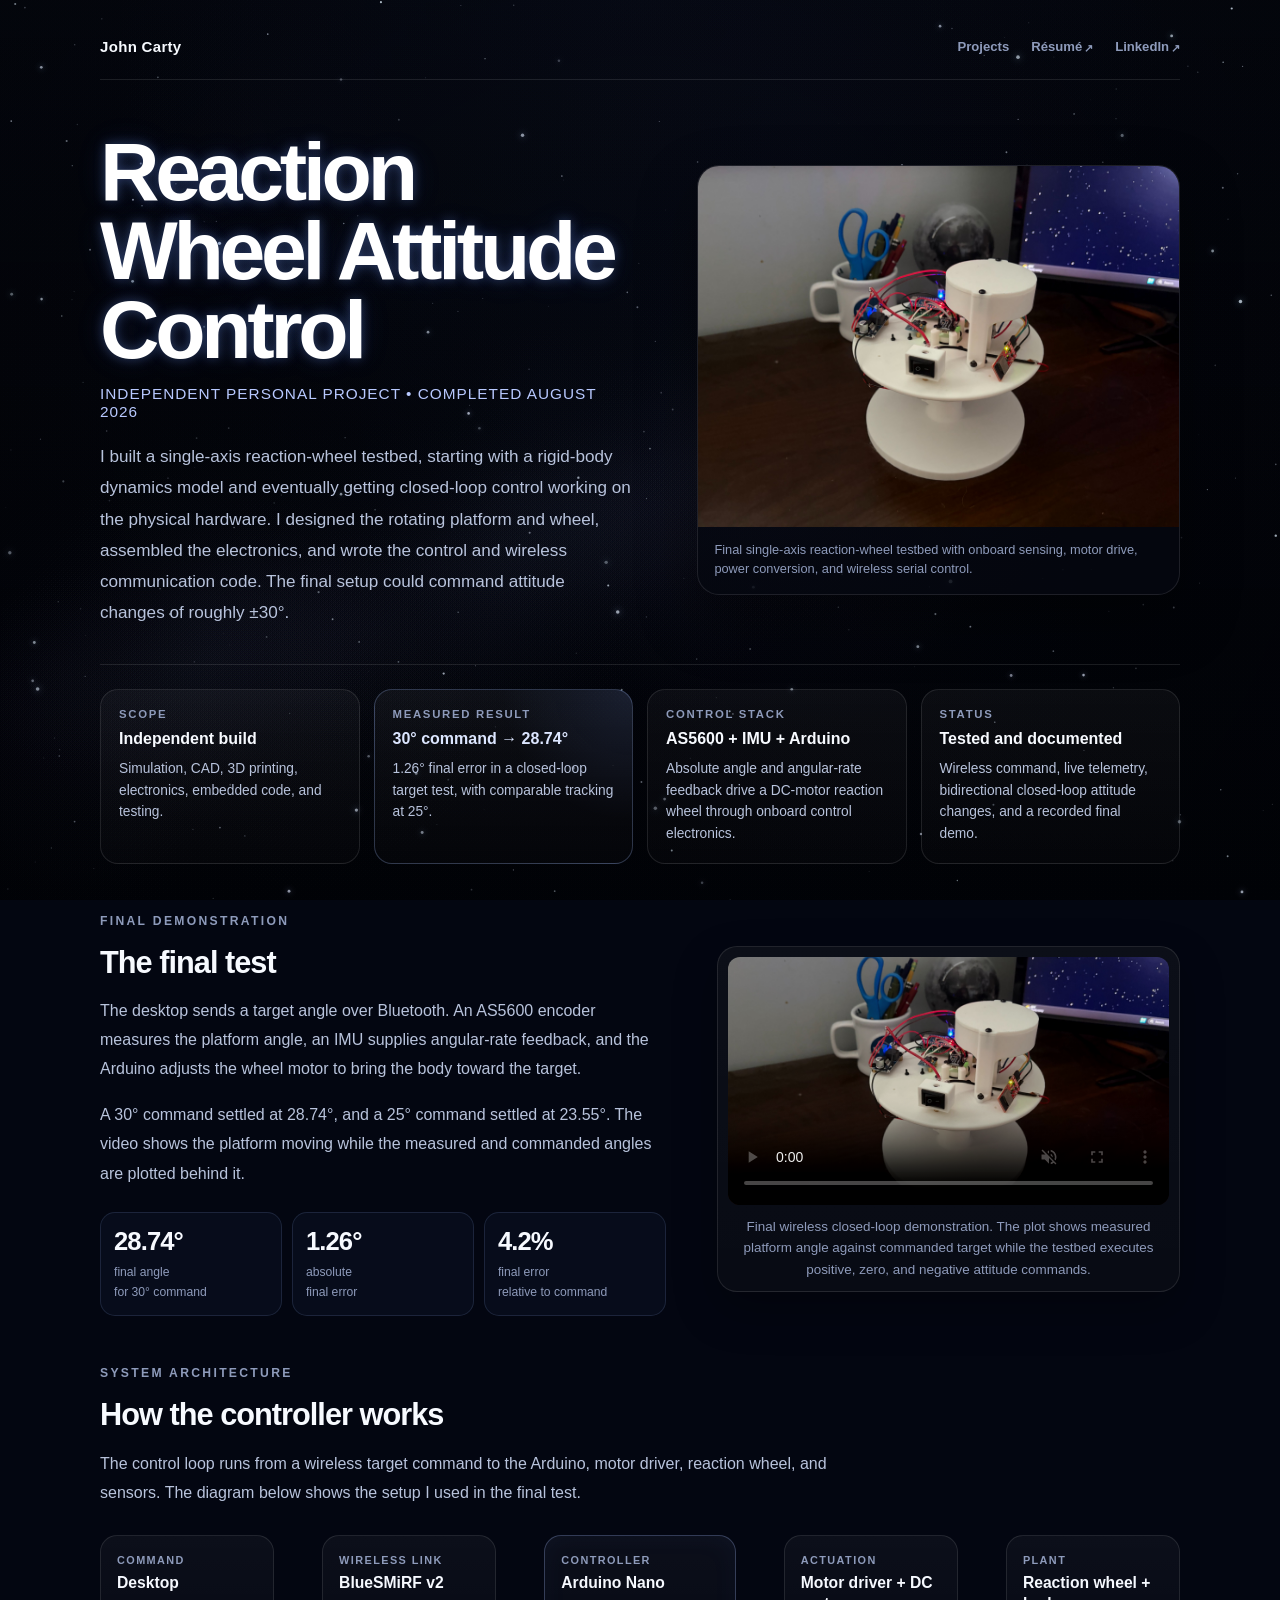
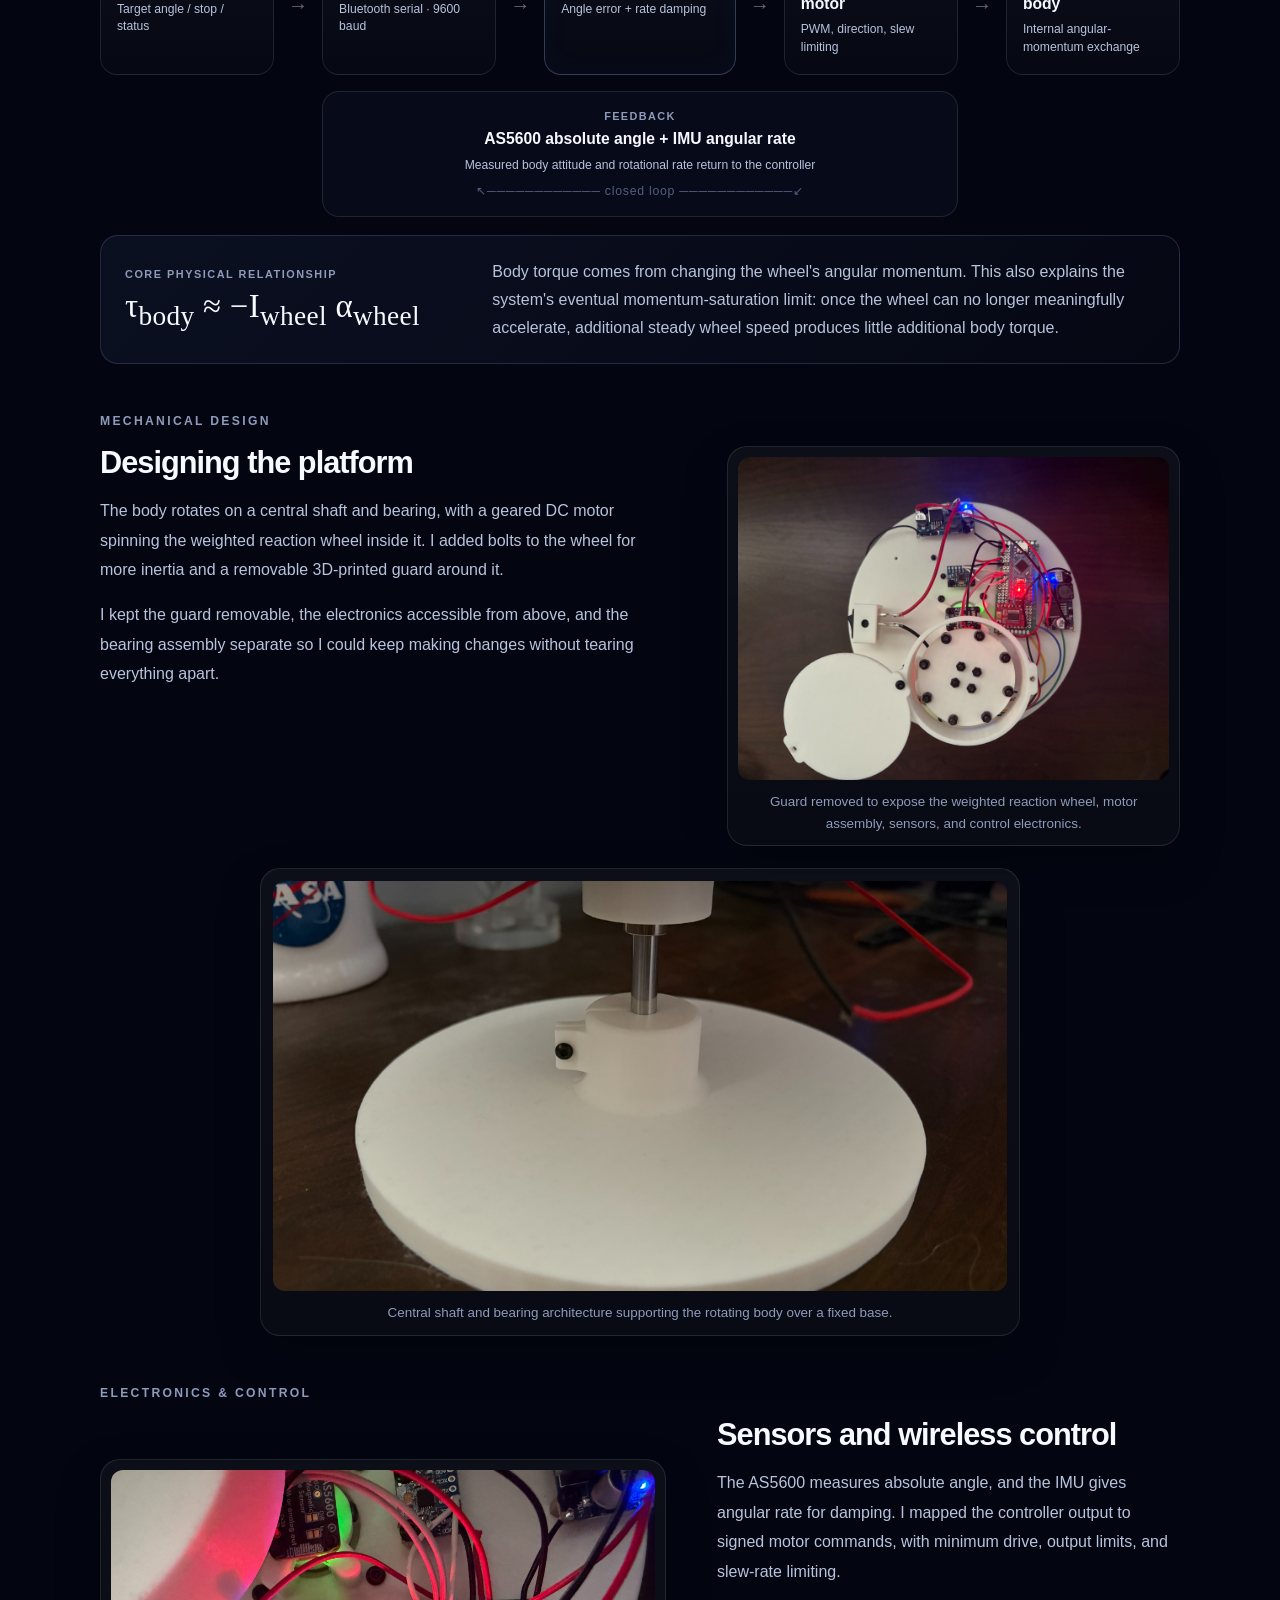
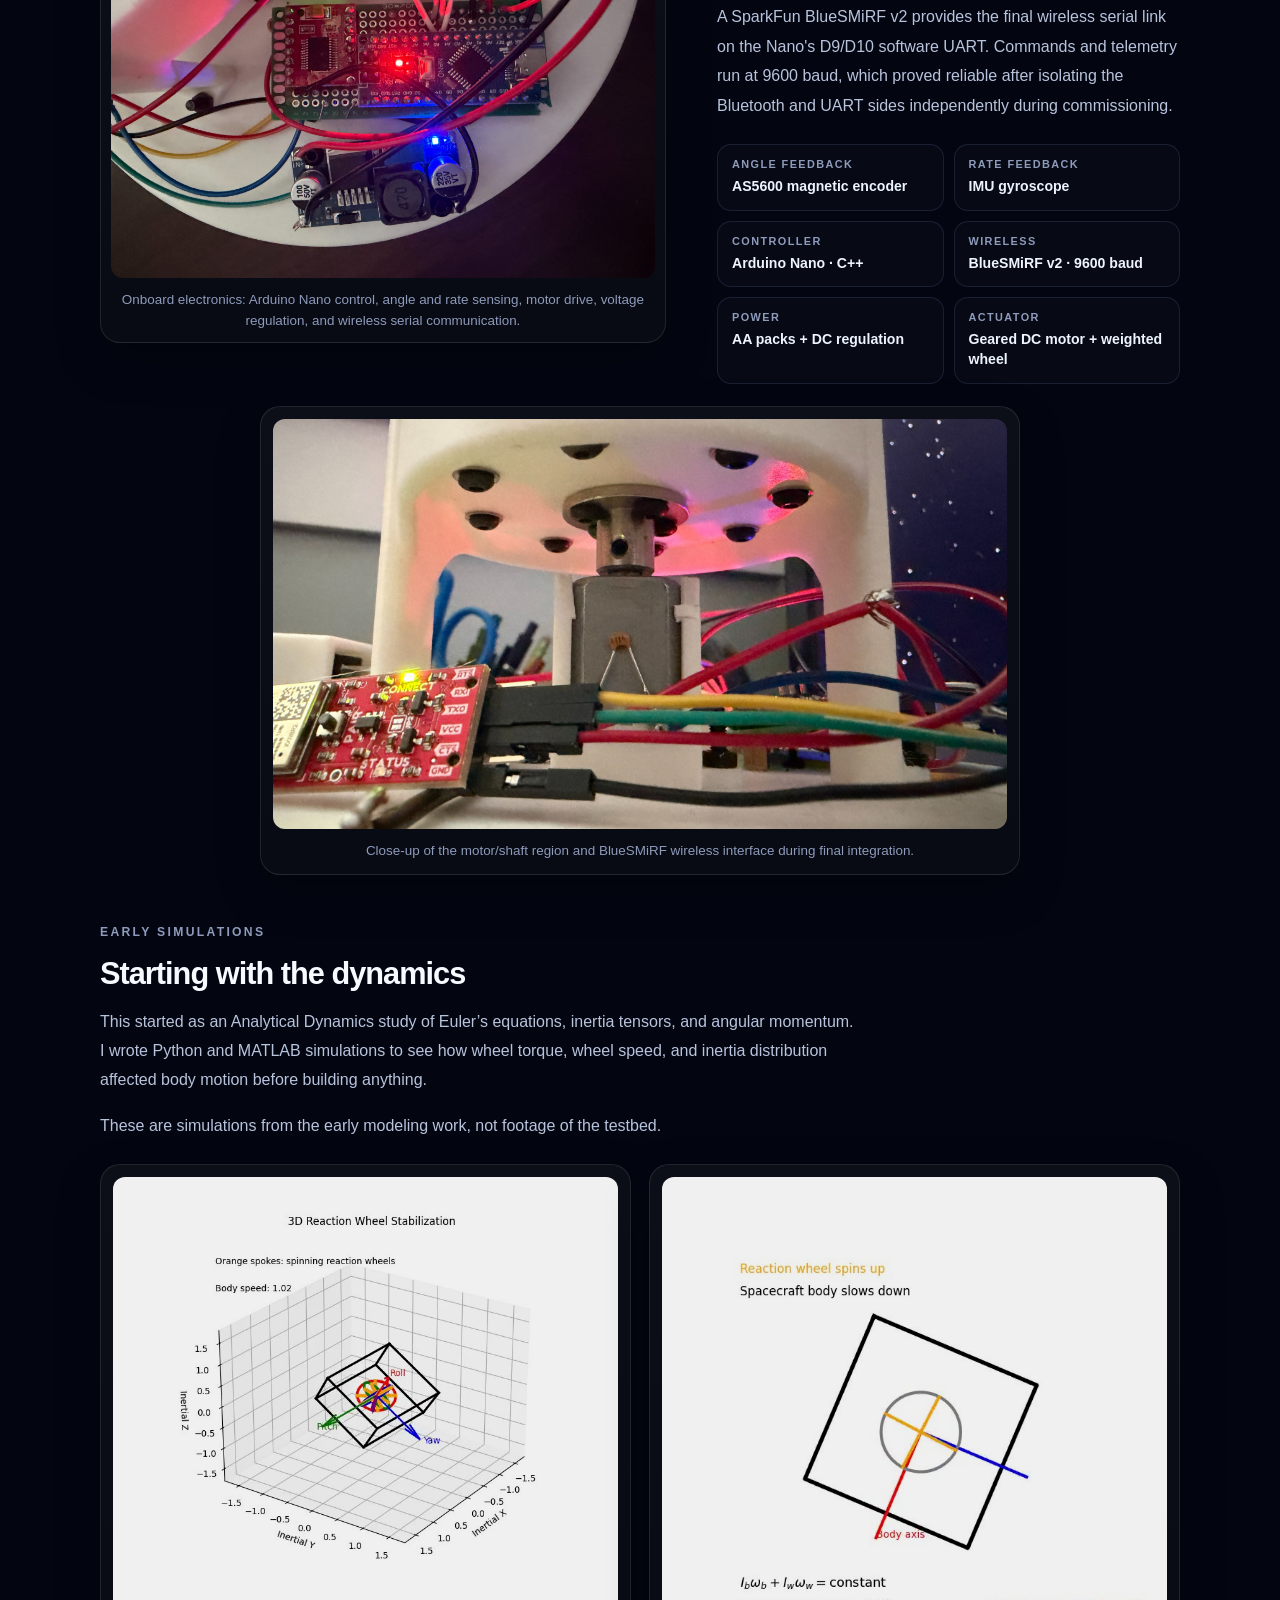
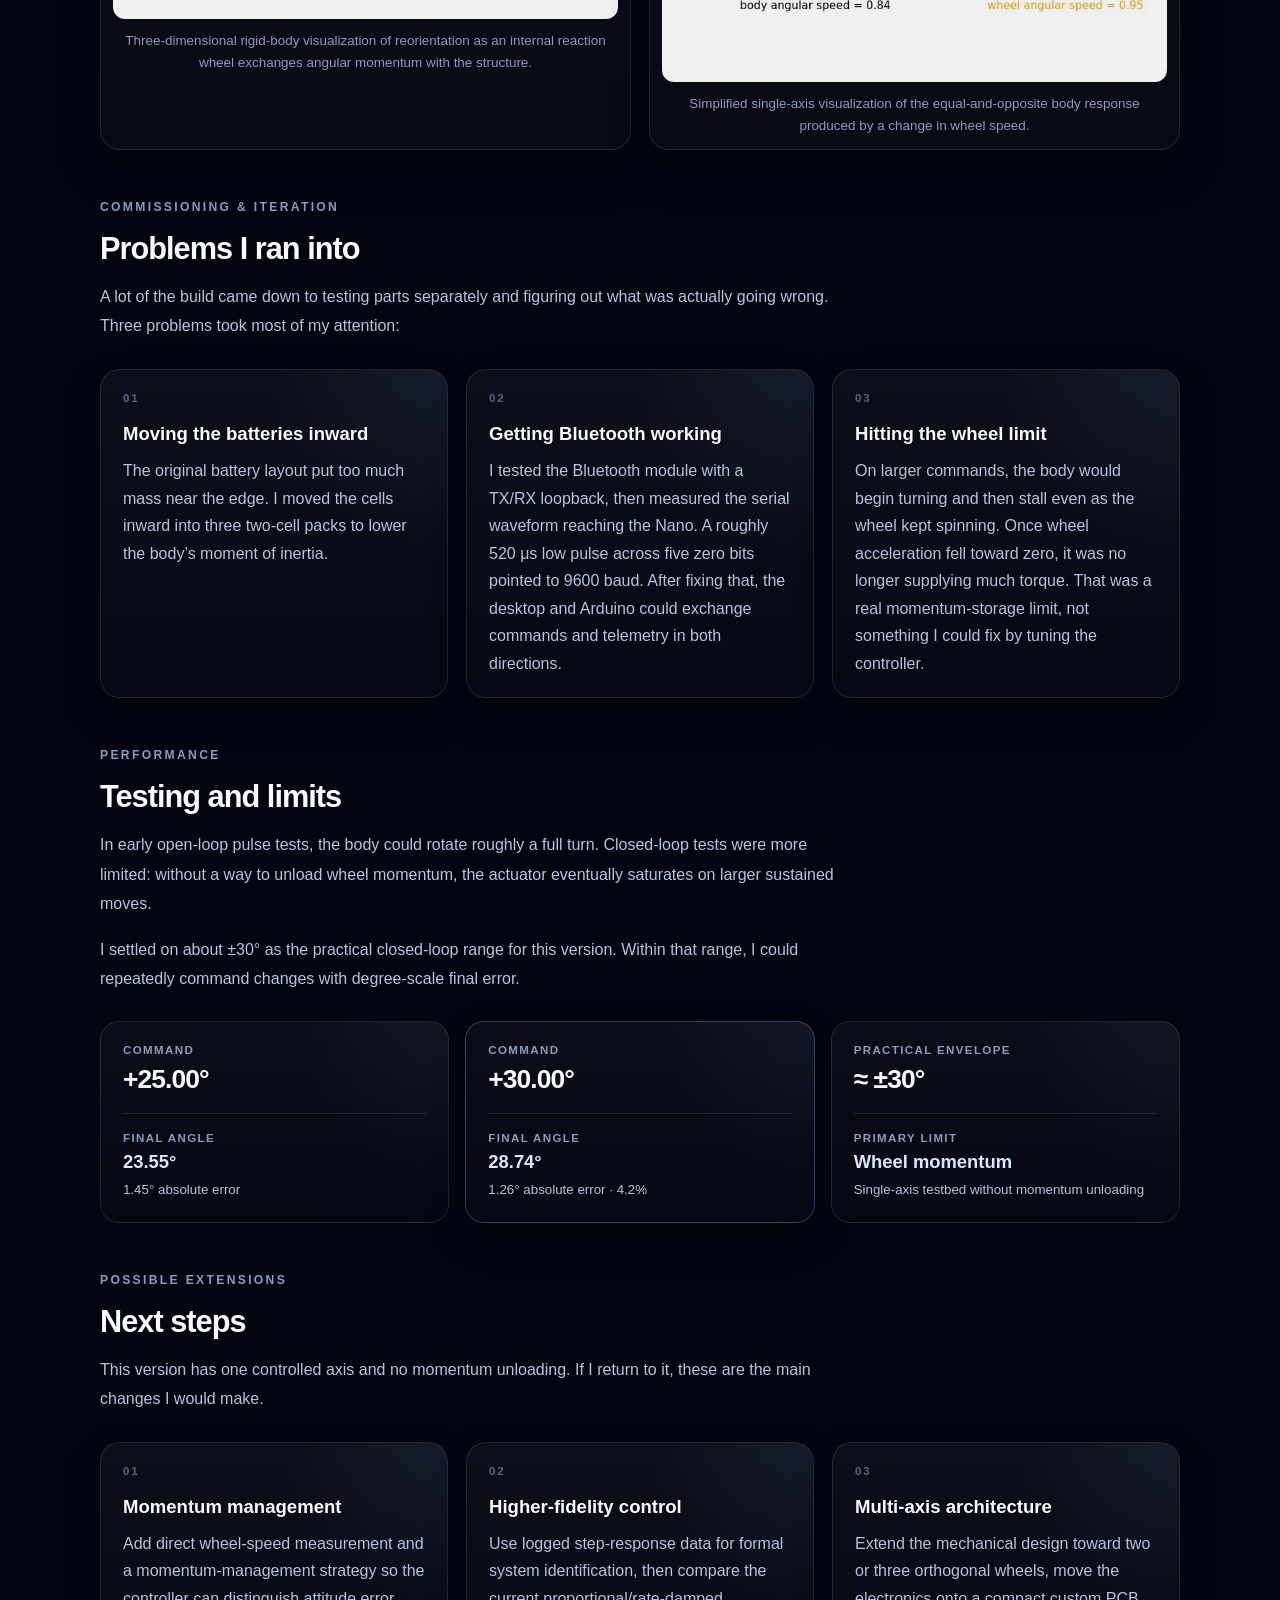
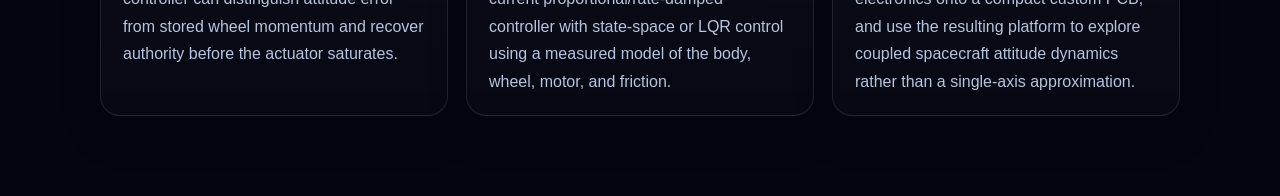
<file: reaction.html>
<!DOCTYPE html>
<html lang="en">
<head>
  <meta charset="UTF-8">
  <meta name="viewport" content="width=device-width, initial-scale=1.0">
  <meta name="description" content="A completed single-axis reaction-wheel attitude-control testbed designed, built, instrumented, and tested by John Carty, from rigid-body simulation through wireless closed-loop control.">
  <title>Reaction Wheel Attitude Control | John Carty</title>
  <link rel="stylesheet" href="style.css">
  <link rel="stylesheet" href="reaction-wheel.css">
</head>
<body>
  <canvas id="space-background"></canvas>
  <div class="page-overlay"></div>

  <main class="site project-shell">
    <div class="home-topbar project-topbar">
      <a class="home-wordmark" href="index.html" aria-label="John Carty home">John Carty</a>
      <nav class="home-nav" aria-label="Project navigation">
        <a href="index.html#projects">Projects</a>
        <a href="John_Carty_Resume.pdf" target="_blank" rel="noopener noreferrer">Résumé <span aria-hidden="true">↗</span></a>
        <a href="https://www.linkedin.com/in/john-carty2/" target="_blank" rel="noopener noreferrer">LinkedIn <span aria-hidden="true">↗</span></a>
      </nav>
    </div>

    <header class="project-hero rw-hero">
      <div class="rw-hero-grid">
        <div class="rw-hero-copy">
          <h1 class="glow">Reaction Wheel Attitude Control</h1>
          <p class="project-subtitle">Independent personal project • Completed August 2026</p>
          <p class="project-lead">
            I built a single-axis reaction-wheel testbed, starting with a rigid-body dynamics model
            and eventually getting closed-loop control working on the physical hardware. I designed
            the rotating platform and wheel, assembled the electronics, and wrote the control and
            wireless communication code. The final setup could command attitude changes of roughly
            ±30°.
          </p>
        </div>

        <figure class="rw-hero-media">
          <img src="reaction-wheel-media/reaction-wheel-hero.jpg"
               alt="Completed reaction wheel attitude-control testbed on a desk">
          <figcaption>Final single-axis reaction-wheel testbed with onboard sensing, motor drive, power conversion, and wireless serial control.</figcaption>
        </figure>
      </div>
    </header>

    <section class="project-facts rw-facts" aria-label="Project at a glance">
      <div class="project-fact">
        <span>Scope</span>
        <strong>Independent build</strong>
        <p>Simulation, CAD, 3D printing, electronics, embedded code, and testing.</p>
      </div>
      <div class="project-fact rw-result-fact">
        <span>Measured result</span>
        <strong>30° command → 28.74°</strong>
        <p>1.26° final error in a closed-loop target test, with comparable tracking at 25°.</p>
      </div>
      <div class="project-fact">
        <span>Control stack</span>
        <strong>AS5600 + IMU + Arduino</strong>
        <p>Absolute angle and angular-rate feedback drive a DC-motor reaction wheel through onboard control electronics.</p>
      </div>
      <div class="project-fact">
        <span>Status</span>
        <strong>Tested and documented</strong>
        <p>Wireless command, live telemetry, bidirectional closed-loop attitude changes, and a recorded final demo.</p>
      </div>
    </section>

    <section class="project-section rw-demo-section">
      <div class="section-label">Final Demonstration</div>
      <div class="project-split-wide rw-demo-grid">
        <div class="project-text-block">
          <h2>The final test</h2>
          <p>
            The desktop sends a target angle over Bluetooth. An AS5600 encoder measures the platform
            angle, an IMU supplies angular-rate feedback, and the Arduino adjusts the wheel motor to
            bring the body toward the target.
          </p>
          <p>
            A 30° command settled at 28.74°, and a 25° command settled at 23.55°. The video shows the
            platform moving while the measured and commanded angles are plotted behind it.
          </p>
          <div class="rw-metric-row" aria-label="Measured closed-loop results">
            <div class="rw-metric">
              <span class="rw-metric-value">28.74°</span>
              <span class="rw-metric-label">final angle<br>for 30° command</span>
            </div>
            <div class="rw-metric">
              <span class="rw-metric-value">1.26°</span>
              <span class="rw-metric-label">absolute<br>final error</span>
            </div>
            <div class="rw-metric">
              <span class="rw-metric-value">4.2%</span>
              <span class="rw-metric-label">final error<br>relative to command</span>
            </div>
          </div>
        </div>

        <figure class="project-media-card rw-demo-video-card">
          <video class="project-video rw-demo-video" controls muted playsinline preload="metadata"
                 poster="reaction-wheel-media/reaction-wheel-hero.jpg">
            <source src="reaction-wheel-media/reaction-wheel-wireless-control-demo.mp4" type="video/mp4">
          </video>
          <figcaption class="project-caption">
            Final wireless closed-loop demonstration. The plot shows measured platform angle
            against commanded target while the testbed executes positive, zero, and negative
            attitude commands.
          </figcaption>
        </figure>
      </div>
    </section>

    <section class="project-section">
      <div class="section-label">System Architecture</div>
      <div class="project-text-block">
        <h2>How the controller works</h2>
        <p>
          The control loop runs from a wireless target command to the Arduino, motor driver,
          reaction wheel, and sensors. The diagram below shows the setup I used in the final test.
        </p>
      </div>

      <div class="rw-architecture" aria-label="Reaction wheel control architecture">
        <div class="rw-arch-node">
          <span>Command</span>
          <strong>Desktop</strong>
          <small>Target angle / stop / status</small>
        </div>
        <div class="rw-arch-arrow" aria-hidden="true">→</div>
        <div class="rw-arch-node">
          <span>Wireless link</span>
          <strong>BlueSMiRF v2</strong>
          <small>Bluetooth serial · 9600 baud</small>
        </div>
        <div class="rw-arch-arrow" aria-hidden="true">→</div>
        <div class="rw-arch-node rw-arch-controller">
          <span>Controller</span>
          <strong>Arduino Nano</strong>
          <small>Angle error + rate damping</small>
        </div>
        <div class="rw-arch-arrow" aria-hidden="true">→</div>
        <div class="rw-arch-node">
          <span>Actuation</span>
          <strong>Motor driver + DC motor</strong>
          <small>PWM, direction, slew limiting</small>
        </div>
        <div class="rw-arch-arrow" aria-hidden="true">→</div>
        <div class="rw-arch-node">
          <span>Plant</span>
          <strong>Reaction wheel + body</strong>
          <small>Internal angular-momentum exchange</small>
        </div>

        <div class="rw-feedback-node">
          <span>Feedback</span>
          <strong>AS5600 absolute angle + IMU angular rate</strong>
          <small>Measured body attitude and rotational rate return to the controller</small>
          <div class="rw-feedback-line" aria-hidden="true">↖──────────── closed loop ────────────↙</div>
        </div>
      </div>

      <div class="rw-equation-card">
        <div>
          <span class="rw-equation-label">Core physical relationship</span>
          <div class="rw-equation">τ<sub>body</sub> ≈ −I<sub>wheel</sub> α<sub>wheel</sub></div>
        </div>
        <p>
          Body torque comes from changing the wheel's angular momentum. This also explains the
          system's eventual momentum-saturation limit: once the wheel can no longer meaningfully
          accelerate, additional steady wheel speed produces little additional body torque.
        </p>
      </div>
    </section>

    <section class="project-section">
      <div class="section-label">Mechanical Design</div>
      <div class="project-split rw-mechanical-split">
        <div class="project-text-block">
          <h2>Designing the platform</h2>
          <p>
            The body rotates on a central shaft and bearing, with a geared DC motor spinning the
            weighted reaction wheel inside it. I added bolts to the wheel for more inertia and a
            removable 3D-printed guard around it.
          </p>
          <p>
            I kept the guard removable, the electronics accessible from above, and the bearing
            assembly separate so I could keep making changes without tearing everything apart.
          </p>
        </div>

        <figure class="project-media-card rw-photo-card">
          <img class="project-image rw-photo" src="reaction-wheel-media/reaction-wheel-exposed-wheel.jpg"
               alt="Top-down view of the reaction wheel testbed with the wheel guard removed">
          <figcaption class="project-caption">
            Guard removed to expose the weighted reaction wheel, motor assembly, sensors, and
            control electronics.
          </figcaption>
        </figure>
      </div>

      <figure class="project-media-card rw-wide-detail">
        <img class="project-image rw-wide-detail-image" src="reaction-wheel-media/reaction-wheel-bearing-base.jpg"
             alt="Central bearing, shaft, and base of the reaction wheel testbed">
        <figcaption class="project-caption">
          Central shaft and bearing architecture supporting the rotating body over a fixed base.
        </figcaption>
      </figure>
    </section>

    <section class="project-section">
      <div class="section-label">Electronics &amp; Control</div>
      <div class="project-split-wide">
        <figure class="project-media-card rw-photo-card">
          <img class="project-image rw-photo" src="reaction-wheel-media/reaction-wheel-electronics-overhead.jpg"
               alt="Overhead view of the Arduino Nano, sensors, power electronics, and wiring on the reaction wheel testbed">
          <figcaption class="project-caption">
            Onboard electronics: Arduino Nano control, angle and rate sensing, motor drive,
            voltage regulation, and wireless serial communication.
          </figcaption>
        </figure>

        <div class="project-text-block">
          <h2>Sensors and wireless control</h2>
          <p>
            The AS5600 measures absolute angle, and the IMU gives angular rate for damping. I mapped
            the controller output to signed motor commands, with minimum drive, output limits, and
            slew-rate limiting.
          </p>
          <p>
            A SparkFun BlueSMiRF v2 provides the final wireless serial link on the Nano's D9/D10
            software UART. Commands and telemetry run at 9600 baud, which proved reliable after
            isolating the Bluetooth and UART sides independently during commissioning.
          </p>

          <div class="rw-spec-grid">
            <div class="rw-spec">
              <span>Angle feedback</span>
              <strong>AS5600 magnetic encoder</strong>
            </div>
            <div class="rw-spec">
              <span>Rate feedback</span>
              <strong>IMU gyroscope</strong>
            </div>
            <div class="rw-spec">
              <span>Controller</span>
              <strong>Arduino Nano · C++</strong>
            </div>
            <div class="rw-spec">
              <span>Wireless</span>
              <strong>BlueSMiRF v2 · 9600 baud</strong>
            </div>
            <div class="rw-spec">
              <span>Power</span>
              <strong>AA packs + DC regulation</strong>
            </div>
            <div class="rw-spec">
              <span>Actuator</span>
              <strong>Geared DC motor + weighted wheel</strong>
            </div>
          </div>
        </div>
      </div>

      <figure class="project-media-card rw-wide-detail">
        <img class="project-image rw-wide-detail-image" src="reaction-wheel-media/reaction-wheel-motor-bluetooth-detail.jpg"
             alt="Close-up of the reaction wheel motor and Bluetooth module">
        <figcaption class="project-caption">
          Close-up of the motor/shaft region and BlueSMiRF wireless interface during final
          integration.
        </figcaption>
      </figure>
    </section>

    <section class="project-section">
      <div class="section-label">Early simulations</div>
      <div class="project-text-block">
        <h2>Starting with the dynamics</h2>
        <p>
          This started as an Analytical Dynamics study of Euler’s equations, inertia tensors, and
          angular momentum. I wrote Python and MATLAB simulations to see how wheel torque, wheel
          speed, and inertia distribution affected body motion before building anything.
        </p>
        <p>
          These are simulations from the early modeling work, not footage of the testbed.
        </p>
      </div>

      <div class="project-media-grid">
        <figure class="project-media-card">
          <video class="project-video" autoplay muted loop playsinline preload="metadata"
                 poster="reaction_media/reaction_wheel_stabilization_poster.jpg">
            <source src="reaction_media/reaction_wheel_stabilization.mp4" type="video/mp4">
          </video>
          <figcaption class="project-caption">
            Three-dimensional rigid-body visualization of reorientation as an internal reaction
            wheel exchanges angular momentum with the structure.
          </figcaption>
        </figure>

        <figure class="project-media-card">
          <video class="project-video" autoplay muted loop playsinline preload="metadata"
                 poster="reaction_media/reaction_wheel_spinup_poster.jpg">
            <source src="reaction_media/reaction_wheel_spinup.mp4" type="video/mp4">
          </video>
          <figcaption class="project-caption">
            Simplified single-axis visualization of the equal-and-opposite body response produced
            by a change in wheel speed.
          </figcaption>
        </figure>
      </div>
    </section>

    <section class="project-section">
      <div class="section-label">Commissioning &amp; Iteration</div>
      <div class="project-text-block">
        <h2>Problems I ran into</h2>
        <p>
          A lot of the build came down to testing parts separately and figuring out what was
          actually going wrong. Three problems took most of my attention:
        </p>
      </div>

      <div class="project-grid rw-iteration-grid">
        <article class="project-card">
          <span class="rw-card-index">01</span>
          <h3>Moving the batteries inward</h3>
          <p>
            The original battery layout put too much mass near the edge. I moved the cells inward
            into three two-cell packs to lower the body’s moment of inertia.
          </p>
        </article>

        <article class="project-card">
          <span class="rw-card-index">02</span>
          <h3>Getting Bluetooth working</h3>
          <p>
            I tested the Bluetooth module with a TX/RX loopback, then measured the serial waveform
            reaching the Nano. A roughly 520 μs low pulse across five zero bits pointed to 9600 baud.
            After fixing that, the desktop and Arduino could exchange commands and telemetry in both
            directions.
          </p>
        </article>

        <article class="project-card">
          <span class="rw-card-index">03</span>
          <h3>Hitting the wheel limit</h3>
          <p>
            On larger commands, the body would begin turning and then stall even as the wheel kept
            spinning. Once wheel acceleration fell toward zero, it was no longer supplying much
            torque. That was a real momentum-storage limit, not something I could fix by tuning the
            controller.
          </p>
        </article>
      </div>
    </section>

    <section class="project-section">
      <div class="section-label">Performance</div>
      <div class="project-text-block">
        <h2>Testing and limits</h2>
        <p>
          In early open-loop pulse tests, the body could rotate roughly a full turn. Closed-loop
          tests were more limited: without a way to unload wheel momentum, the actuator eventually
          saturates on larger sustained moves.
        </p>
        <p>
          I settled on about ±30° as the practical closed-loop range for this version. Within that
          range, I could repeatedly command changes with degree-scale final error.
        </p>
      </div>

      <div class="rw-performance-grid">
        <div class="rw-performance-card">
          <span class="rw-performance-command">Command</span>
          <strong>+25.00°</strong>
          <div class="rw-performance-divider"></div>
          <span>Final angle</span>
          <b>23.55°</b>
          <small>1.45° absolute error</small>
        </div>

        <div class="rw-performance-card rw-performance-primary">
          <span class="rw-performance-command">Command</span>
          <strong>+30.00°</strong>
          <div class="rw-performance-divider"></div>
          <span>Final angle</span>
          <b>28.74°</b>
          <small>1.26° absolute error · 4.2%</small>
        </div>

        <div class="rw-performance-card">
          <span class="rw-performance-command">Practical envelope</span>
          <strong>≈ ±30°</strong>
          <div class="rw-performance-divider"></div>
          <span>Primary limit</span>
          <b>Wheel momentum</b>
          <small>Single-axis testbed without momentum unloading</small>
        </div>
      </div>
    </section>

    <section class="project-section">
      <div class="section-label">Possible Extensions</div>
      <div class="project-text-block">
        <h2>Next steps</h2>
        <p>
          This version has one controlled axis and no momentum unloading. If I return to it, these
          are the main changes I would make.
        </p>
      </div>

      <div class="project-grid rw-iteration-grid">
        <article class="project-card">
          <span class="rw-card-index">01</span>
          <h3>Momentum management</h3>
          <p>
            Add direct wheel-speed measurement and a momentum-management strategy so the
            controller can distinguish attitude error from stored wheel momentum and recover
            authority before the actuator saturates.
          </p>
        </article>

        <article class="project-card">
          <span class="rw-card-index">02</span>
          <h3>Higher-fidelity control</h3>
          <p>
            Use logged step-response data for formal system identification, then compare the
            current proportional/rate-damped controller with state-space or LQR control using a
            measured model of the body, wheel, motor, and friction.
          </p>
        </article>

        <article class="project-card">
          <span class="rw-card-index">03</span>
          <h3>Multi-axis architecture</h3>
          <p>
            Extend the mechanical design toward two or three orthogonal wheels, move the
            electronics onto a compact custom PCB, and use the resulting platform to explore
            coupled spacecraft attitude dynamics rather than a single-axis approximation.
          </p>
        </article>
      </div>
    </section>

  </main>

  <script src="space.js"></script>
</body>
</html>
</file>
<file: style.css>
:root {
  --bg: #030611;
  --panel: rgba(8, 12, 24, 0.84);
  --panel-soft: rgba(255, 255, 255, 0.026);
  --line: rgba(255, 255, 255, 0.10);
  --line-strong: rgba(154, 181, 255, 0.28);
  --text: #edf3ff;
  --muted: #b8c3dc;
  --soft: #8e9bbb;
  --accent: #b8c9ff;
  --accent-strong: #dce6ff;
  --link: #9db8ff;
  --link-hover: #e0e8ff;
  --page: 1180px;
  --project: 1080px;
  --reading: 760px;
}

* {
  box-sizing: border-box;
}

html {
  min-height: 100%;
  scroll-behavior: smooth;
}

body {
  position: relative;
  min-height: 100%;
  margin: 0;
  overflow-x: hidden;
  color: var(--text);
  background: var(--bg);
  font-family: Inter, Roboto, Arial, sans-serif;
  -webkit-font-smoothing: antialiased;
  text-rendering: optimizeLegibility;
}

img,
video,
model-viewer {
  max-width: 100%;
}

canvas#space-background {
  position: fixed;
  inset: 0;
  z-index: -2;
  width: 100%;
  height: 100%;
}

.page-overlay {
  position: fixed;
  inset: 0;
  z-index: -1;
  pointer-events: none;
  background:
    linear-gradient(to bottom, rgba(2, 4, 10, 0.16), rgba(2, 4, 10, 0.30)),
    radial-gradient(circle at top center, rgba(28, 39, 78, 0.10), transparent 48%);
}

.site {
  width: min(var(--page), calc(100% - 48px));
  margin-inline: auto;
  padding: 64px 0 80px;
}

.project-shell {
  width: min(1320px, calc(100% - 48px));
  padding-top: 38px;
}

a {
  color: var(--link);
}

a:hover {
  color: var(--link-hover);
}

h1,
h2,
h3,
p {
  overflow-wrap: break-word;
}

h1 {
  margin: 0;
  color: #fff;
  font-size: clamp(2.8rem, 6.7vw, 5.15rem);
  line-height: 0.96;
  letter-spacing: -0.052em;
}

.glow {
  text-shadow:
    0 0 12px rgba(120, 160, 255, 0.34),
    0 0 30px rgba(80, 120, 255, 0.14);
}

.section-label {
  margin: 0 0 18px;
  color: var(--soft);
  font-size: 0.76rem;
  font-weight: 600;
  letter-spacing: 0.19em;
  text-transform: uppercase;
}

/* Home */
.home-topbar {
  display: flex;
  align-items: center;
  justify-content: space-between;
  gap: 28px;
  padding: 0 0 24px;
  border-bottom: 1px solid var(--line);
}

.home-wordmark {
  color: #f7faff;
  font-size: 0.94rem;
  font-weight: 650;
  letter-spacing: 0.02em;
  text-decoration: none;
}

.home-wordmark:hover {
  color: #fff;
}

.home-nav {
  display: flex;
  flex-wrap: wrap;
  justify-content: flex-end;
  gap: 8px 22px;
}

.home-nav a {
  color: var(--soft);
  font-size: 0.82rem;
  font-weight: 600;
  text-decoration: none;
  transition: color 0.2s ease;
}

.home-nav a:hover {
  color: var(--link-hover);
}

.hero {
  padding: 22px 0 44px;
  border-bottom: 1px solid var(--line);
}

.kicker,
.project-kicker {
  margin: 0 0 14px;
  color: var(--accent);
  font-size: 0.81rem;
  letter-spacing: 0.20em;
  text-transform: uppercase;
}

.hero-subtitle,
.project-subtitle {
  margin: 16px 0 0;
  color: var(--accent);
  font-size: 0.96rem;
  letter-spacing: 0.065em;
  text-transform: uppercase;
}

.hero-text,
.project-lead {
  width: min(100%, var(--reading));
  margin: 20px 0 0;
  color: var(--muted);
  font-size: 1.07rem;
  line-height: 1.82;
}

.home-hero {
  padding-top: 48px;
}

.home-hero h1 {
  max-width: 880px;
}

.hero-links {
  display: flex;
  flex-wrap: wrap;
  gap: 12px 24px;
  margin-top: 25px;
}

.hero-links a {
  position: relative;
  color: var(--muted);
  font-size: 0.88rem;
  font-weight: 600;
  text-decoration: none;
}

.hero-links a::after {
  content: "";
  position: absolute;
  right: 0;
  bottom: -5px;
  left: 0;
  height: 1px;
  background: rgba(157, 184, 255, 0.52);
  transform: scaleX(0);
  transform-origin: left;
  transition: transform 0.2s ease;
}

.hero-links a:hover {
  color: #f5f8ff;
}

.hero-links a:hover::after {
  transform: scaleX(1);
}

.home-section {
  padding-top: 44px;
}

.home-section p {
  margin: 0;
  color: var(--muted);
  line-height: 1.8;
}

.about-home-grid,
.projects-heading-grid,
.contact-home-grid,
.project-row {
  display: grid;
  grid-template-columns: 170px minmax(0, 1fr) clamp(240px, 23vw, 320px) 46px;
  gap: 24px;
}

.about-home-grid {
  align-items: start;
}

.about-home-grid .section-label,
.projects-heading-grid .section-label,
.contact-home-grid .section-label {
  grid-column: 1;
  margin-top: 7px;
}

.about-text {
  grid-column: 2;
  min-width: 0;
}

.about-text p + p {
  margin-top: 1.15rem;
}

.about-photo-wrap {
  grid-column: 3;
  display: flex;
  justify-content: center;
}

.about-photo {
  display: block;
  width: 100%;
  max-width: 225px;
  aspect-ratio: 1;
  object-fit: cover;
  object-position: center 30%;
  border: 1px solid var(--line);
  border-radius: 18px;
  opacity: 0.93;
  filter: brightness(0.92) contrast(1.05);
  box-shadow: 0 14px 40px rgba(0, 0, 0, 0.34);
}

.projects-section {
  width: 100%;
  padding-top: 54px;
}

.projects-heading-grid {
  align-items: start;
  margin-bottom: 24px;
}

.projects-intro {
  grid-column: 2 / 4;
  max-width: 760px;
}

.projects-intro h2 {
  margin: 0;
  color: #f7faff;
  font-size: clamp(1.65rem, 2.5vw, 2.05rem);
  line-height: 1.12;
  letter-spacing: -0.034em;
}

.projects-intro p {
  max-width: 690px;
  margin-top: 10px;
}

.project-row {
  position: relative;
  align-items: center;
  padding: 26px 0;
  border-top: 1px solid var(--line);
  color: inherit;
  text-decoration: none;
  transition: transform 0.22s ease, border-color 0.22s ease;
}

.project-row:last-child {
  border-bottom: 1px solid var(--line);
}

.project-row::before {
  content: "";
  position: absolute;
  inset: 0 -14px;
  z-index: -1;
  border-radius: 16px;
  background: linear-gradient(180deg, rgba(255,255,255,0.035), rgba(255,255,255,0.01));
  opacity: 0;
  transition: opacity 0.22s ease;
}

.project-row:hover {
  transform: translateX(4px);
  border-color: var(--line-strong);
}

.project-row:hover::before {
  opacity: 1;
}

.project-meta {
  color: var(--soft);
  font-size: 0.78rem;
  letter-spacing: 0.08em;
  line-height: 1.58;
  text-transform: uppercase;
}

.project-main {
  min-width: 0;
}

.project-main h2 {
  margin: 0 0 10px;
  color: #f7faff;
  font-size: 1.52rem;
  line-height: 1.12;
  letter-spacing: -0.03em;
}

.project-main p {
  max-width: 650px;
  line-height: 1.72;
}

.project-tags {
  display: flex;
  flex-wrap: wrap;
  gap: 7px;
  margin-top: 13px;
}

.project-tags span {
  padding: 5px 8px;
  border: 1px solid rgba(155, 180, 255, 0.13);
  border-radius: 999px;
  color: var(--soft);
  background: rgba(125, 150, 255, 0.035);
  font-size: 0.71rem;
}

.project-preview {
  position: relative;
  grid-column: 3;
  grid-row: 1;
  width: 100%;
  overflow: hidden;
  border: 1px solid var(--line);
  border-radius: 14px;
  background: rgba(255, 255, 255, 0.02);
  opacity: 0.56;
  pointer-events: none;
  box-shadow: 0 8px 22px rgba(0, 0, 0, 0.24);
  transition: opacity 0.24s ease, border-color 0.24s ease, box-shadow 0.24s ease;
}

.project-preview::after {
  content: "";
  position: absolute;
  inset: 0;
  pointer-events: none;
  background: linear-gradient(to bottom, rgba(8, 12, 24, 0.03), rgba(4, 7, 15, 0.20));
}

.project-row:hover .project-preview,
.project-row:focus-within .project-preview {
  opacity: 1;
  border-color: rgba(150, 180, 255, 0.22);
  box-shadow: 0 12px 30px rgba(0, 0, 0, 0.30);
}

.project-hover-video,
.project-preview-image {
  display: block;
  width: 100%;
  aspect-ratio: 16 / 9;
  object-fit: cover;
  background: #070a12;
}

.project-preview-portrait {
  object-position: center 42%;
}

.project-preview-plot {
  object-fit: contain;
  padding: 5px;
  background: #f4f4f4;
}

.project-mark {
  color: rgba(215, 226, 255, 0.42);
  font-size: 1.35rem;
  text-align: right;
}

.contact-section {
  padding-top: 50px;
}

.contact-home-grid {
  align-items: start;
  padding-top: 30px;
  border-top: 1px solid var(--line);
}

.contact-copy {
  grid-column: 2 / 4;
  max-width: 760px;
}

.contact-copy p {
  max-width: 650px;
}

.contact-links {
  display: flex;
  flex-wrap: wrap;
  gap: 10px 28px;
  margin-top: 18px;
}

.contact-links a {
  color: #dbe5ff;
  font-size: 1rem;
  font-weight: 600;
  text-decoration: none;
}

.contact-links a:hover {
  color: #fff;
}

/* Shared project-page composition */
.project-topbar {
  width: min(100%, var(--project));
  margin: 0 auto 28px;
}

.back-link,
.project-hero,
.project-facts,
.project-section {
  width: min(100%, var(--project));
  margin-inline: auto;
}

.back-link {
  display: block;
  margin-bottom: 28px;
  text-decoration: none;
  font-size: 0.94rem;
}

.project-hero {
  padding: 10px 0 36px;
  border-bottom: 1px solid var(--line);
}

.project-hero h1 {
  max-width: 1020px;
}

.project-facts {
  display: grid;
  grid-template-columns: repeat(4, minmax(0, 1fr));
  gap: 14px;
  padding-top: 24px;
}

.project-fact {
  min-width: 0;
  padding: 18px;
  border: 1px solid var(--line);
  border-radius: 18px;
  background: linear-gradient(180deg, rgba(255,255,255,.038), rgba(255,255,255,.014));
}

.project-fact span,
.related-eyebrow {
  display: block;
  margin-bottom: 9px;
  color: var(--soft);
  font-size: 0.71rem;
  font-weight: 600;
  letter-spacing: 0.15em;
  text-transform: uppercase;
}

.project-fact strong {
  display: block;
  color: #f7faff;
  font-size: 1rem;
  line-height: 1.3;
}

.project-fact p {
  margin: 8px 0 0;
  color: var(--muted);
  font-size: 0.86rem;
  line-height: 1.57;
}

.project-section {
  padding-top: 50px;
}

.project-text-block {
  width: min(100%, var(--reading));
}

.project-text-block h2 {
  margin: 0 0 16px;
  color: #f7faff;
  font-size: clamp(1.62rem, 2.4vw, 1.95rem);
  line-height: 1.11;
  letter-spacing: -0.032em;
}

.project-text-block p {
  margin: 0;
  color: var(--muted);
  line-height: 1.84;
}

.project-text-block p + p {
  margin-top: 1rem;
}

.project-split {
  display: grid;
  grid-template-columns: minmax(0, 1.12fr) minmax(310px, 0.88fr);
  gap: clamp(34px, 4vw, 56px);
  align-items: center;
  width: 100%;
}

.project-split.reverse {
  grid-template-columns: minmax(310px, 0.88fr) minmax(0, 1.12fr);
}

.project-split-wide {
  display: grid;
  grid-template-columns: minmax(0, 1.1fr) minmax(340px, 0.9fr);
  gap: clamp(34px, 4vw, 58px);
  align-items: center;
}

.project-split .project-text-block,
.project-split-wide .project-text-block {
  width: 100%;
}

.project-grid {
  display: grid;
  grid-template-columns: repeat(3, minmax(0, 1fr));
  gap: 18px;
  margin-top: 28px;
}

.project-grid.two-col {
  grid-template-columns: repeat(2, minmax(0, 1fr));
}

.project-card {
  position: relative;
  min-width: 0;
  overflow: hidden;
  padding: 22px 22px 20px;
  border: 1px solid var(--line);
  border-radius: 20px;
  background: linear-gradient(180deg, rgba(255,255,255,0.04), rgba(255,255,255,0.015));
  box-shadow: 0 18px 40px rgba(0, 0, 0, 0.18);
}

.project-card::before {
  content: "";
  position: absolute;
  inset: 0;
  pointer-events: none;
  background: radial-gradient(circle at top right, rgba(140, 170, 255, 0.08), transparent 38%);
}

.project-card h3 {
  margin: 0 0 12px;
  color: #f7faff;
  font-size: 1.16rem;
  line-height: 1.25;
}

.project-card p {
  margin: 0;
  color: var(--muted);
  line-height: 1.72;
}

.project-list {
  margin: 0;
  padding-left: 1.15rem;
  color: var(--muted);
  line-height: 1.7;
}

.project-list li + li {
  margin-top: 0.6rem;
}

.stat-card .card-label {
  margin-bottom: 12px;
  color: var(--soft);
  font-size: 0.74rem;
  letter-spacing: 0.16em;
  text-transform: uppercase;
}

.stat-card .card-value {
  margin-bottom: 10px;
  color: var(--accent-strong);
  font-size: 1.35rem;
  line-height: 1.1;
  letter-spacing: -0.03em;
}

.project-callout,
.plasma-path-card {
  width: min(100%, var(--reading));
  margin-top: 22px;
  padding: 17px 19px;
  border: 1px solid rgba(160, 185, 255, 0.17);
  border-radius: 18px;
  color: var(--muted);
  background: rgba(125, 150, 255, 0.05);
  line-height: 1.72;
}

.project-callout p {
  margin: 0;
}

.project-callout strong,
.plasma-path-card strong {
  color: #f7faff;
}

.project-footer-note p {
  width: min(100%, var(--reading));
  margin: 0;
  color: var(--muted);
  line-height: 1.82;
}

.project-footer-note p + p {
  margin-top: 1.1rem;
}

/* Consistent media system */
.project-media-wrap,
.project-media-card,
.project-model-wrap,
.technical-figure,
.plasma-figure,
.plasma-photo-card,
.plasma-video-card {
  position: relative;
  overflow: hidden;
  border: 1px solid var(--line);
  border-radius: 20px;
  background:
    linear-gradient(180deg, rgba(255,255,255,0.03), rgba(255,255,255,0.014)),
    rgba(5, 8, 16, 0.82);
  box-shadow: 0 18px 44px rgba(0, 0, 0, 0.28);
}

.project-media-wrap,
.project-media-card,
.technical-figure,
.plasma-figure,
.plasma-photo-card,
.plasma-video-card {
  margin: 0;
  padding: 12px;
}

.project-media-grid,
.technical-figure-grid,
.plasma-figure-grid,
.plasma-photo-grid {
  display: grid;
  grid-template-columns: repeat(2, minmax(0, 1fr));
  gap: 18px;
  margin-top: 24px;
}

.project-media-grid.three-col,
.plasma-photo-grid-three {
  grid-template-columns: repeat(3, minmax(0, 1fr));
}

.project-image,
.project-video,
.project-video-large,
.project-video-small,
.technical-figure img,
.plasma-figure img {
  display: block;
  width: 100%;
  height: auto;
  object-fit: contain;
  border-radius: 12px;
}

.project-image {
  max-height: 520px;
  background: rgba(255, 255, 255, 0.025);
}

.project-media-card .project-image {
  max-height: 410px;
}

.project-video,
.project-video-large,
.project-video-small {
  max-height: 560px;
  background: #05070d;
  filter: brightness(0.92) contrast(1.05) saturate(0.94);
}

.project-video-landscape {
  aspect-ratio: 16 / 9;
  object-fit: cover;
}

.project-video-portrait {
  max-height: 540px;
  object-fit: contain;
}

.media-narrow {
  width: min(100%, 390px);
  justify-self: center;
}

.media-medium {
  width: min(100%, 640px);
  margin-inline: auto;
}

.media-wide {
  width: min(100%, 920px);
  margin-inline: auto;
}

.project-caption {
  max-width: 760px;
  margin: 11px auto 0;
  color: var(--soft);
  font-size: 0.84rem;
  line-height: 1.62;
  text-align: center;
}

.project-model-wrap {
  width: min(100%, 900px);
  margin: 22px auto 0;
}

.project-model {
  display: block;
  width: 100%;
  height: 430px;
  background: transparent;
}

.organism-figure {
  width: min(100%, 380px);
  justify-self: center;
}

.organism-figure img {
  display: block;
  width: 100%;
  height: auto;
  border-radius: 12px;
  background: #05070d;
}

.related-project-card {
  display: grid;
  grid-template-columns: minmax(0, 1fr) minmax(320px, 410px);
  gap: 34px;
  align-items: center;
  padding: 28px;
  border: 1px solid rgba(155,180,255,.17);
  border-radius: 22px;
  color: inherit;
  text-decoration: none;
  background: linear-gradient(135deg, rgba(125,150,255,.07), rgba(255,255,255,.015));
  transition: transform .22s ease, border-color .22s ease;
}

.related-project-card:hover {
  transform: translateY(-2px);
  border-color: rgba(155,180,255,.32);
}

.related-project-card h2 {
  margin: 0 0 12px;
  color: #f7faff;
  font-size: 1.75rem;
  letter-spacing: -.03em;
}

.related-project-card p {
  margin: 0;
  color: var(--muted);
  line-height: 1.73;
}

.related-project-card img {
  display: block;
  width: 100%;
  height: auto;
  padding: 5px;
  border: 1px solid var(--line);
  border-radius: 14px;
  background: #f3f3f3;
}

.related-link {
  display: inline-block;
  margin-top: 16px;
}

/* Robotics + hand */
.project-code-grid {
  display: grid;
  grid-template-columns: repeat(2, minmax(0, 1fr));
  gap: 18px;
  margin-top: 22px;
}

.project-code-card {
  overflow: hidden;
  border: 1px solid var(--line);
  border-radius: 20px;
  background: rgba(5, 8, 16, 0.82);
  box-shadow: 0 18px 44px rgba(0,0,0,.28);
}

.project-code-card h3 {
  margin: 0;
  padding: 16px 18px 0;
  color: #f7faff;
  font-size: 0.94rem;
}

.project-code-card pre {
  margin: 0;
  padding: 16px 18px 18px;
  overflow-x: auto;
  color: var(--muted);
  font-size: 0.80rem;
  line-height: 1.58;
}

.project-code-card code {
  font-family: Consolas, Monaco, "Courier New", monospace;
}

/* Plasma */
.plasma-feature-figure {
  width: min(100%, 900px);
  margin: 24px auto 0;
}

.plasma-feature-figure img,
.technical-figure img {
  background: #f3f3f3;
}

.plasma-note {
  margin-top: 22px;
}

.plasma-path-card span {
  color: var(--soft);
}

.plasma-photo-frame {
  aspect-ratio: 4 / 3;
  overflow: hidden;
  border-radius: 12px;
  background: rgba(255,255,255,.03);
}

.plasma-photo-frame img {
  display: block;
  width: 100%;
  height: 100%;
  object-fit: cover;
  object-position: center;
}

.thermal-image-frame {
  height: 300px;
  overflow: hidden;
  border-radius: 12px;
  background: #e7e7e5;
}

.thermal-image-frame img {
  display: block;
  width: 100%;
  height: 100%;
  object-fit: contain;
}

.plasma-result-banner {
  display: grid;
  grid-template-columns: minmax(150px, 190px) minmax(0, 1fr);
  gap: 24px;
  align-items: center;
  width: min(100%, var(--reading));
  margin-top: 26px;
  padding: 24px 26px;
  border: 1px solid rgba(160, 185, 255, 0.20);
  border-radius: 20px;
  background:
    radial-gradient(circle at left center, rgba(140, 170, 255, 0.10), transparent 42%),
    linear-gradient(180deg, rgba(125, 150, 255, 0.065), rgba(125, 150, 255, 0.025));
  box-shadow: 0 18px 40px rgba(0,0,0,.20);
}

.plasma-result-value {
  color: var(--accent-strong);
  font-size: clamp(2.8rem, 7vw, 4.7rem);
  font-weight: 650;
  line-height: 0.95;
  letter-spacing: -0.06em;
  text-shadow: 0 0 26px rgba(120, 160, 255, 0.16);
}

.plasma-result-label {
  margin-bottom: 8px;
  color: #f7faff;
  font-size: 1.12rem;
  font-weight: 600;
}

.plasma-result-banner p {
  margin: 0;
  color: var(--muted);
  line-height: 1.68;
}

.plasma-video-card {
  width: min(100%, 520px);
  justify-self: center;
}

.plasma-video-frame {
  width: min(100%, 410px);
  aspect-ratio: 1080 / 1398;
  margin-inline: auto;
  overflow: hidden;
  border-radius: 12px;
  background: #05070d;
}

.plasma-result-video {
  display: block;
  width: 100%;
  height: 100%;
  object-fit: cover;
}

/* Orbit documentation */
.technical-figure {
  min-width: 0;
}

.technical-figure a {
  display: block;
  border-radius: 12px;
}

.technical-figure img {
  width: 100%;
  max-height: 680px;
  object-fit: contain;
}

.technical-figure-wide {
  width: min(100%, 980px);
  margin: 24px auto 0;
}

.technical-figure-compact {
  width: min(100%, 520px);
  justify-self: center;
}

.orbit-method-grid {
  grid-template-columns: repeat(4, minmax(0, 1fr));
}

.result-analysis-split {
  align-items: start;
}

.figure-note {
  width: min(100%, var(--reading));
  margin: 13px 0 0;
  color: var(--soft);
  font-size: 0.83rem;
  line-height: 1.6;
}

/* Reaction wheel */
.reaction-visual {
  width: min(100%, 760px);
  margin: 24px auto 0;
  padding: 12px;
  border: 1px solid var(--line);
  border-radius: 20px;
  background: rgba(5, 8, 16, 0.82);
  box-shadow: 0 18px 44px rgba(0,0,0,.28);
}

.reaction-visual img {
  display: block;
  width: 100%;
  height: auto;
  max-height: 620px;
  object-fit: contain;
  border-radius: 12px;
  background: #fff;
}

/* Wide screens retain presence without stretching reading lines */
@media (min-width: 1500px) {
  .site {
    width: min(1260px, calc(100% - 96px));
  }

  .project-shell {
    width: min(1420px, calc(100% - 96px));
  }

  :root {
    --project: 1140px;
  }
}

@media (max-width: 1100px) {
  .about-home-grid,
  .projects-heading-grid,
  .contact-home-grid,
  .project-row {
    grid-template-columns: 145px minmax(0, 1fr) 235px 36px;
    gap: 18px;
  }

  .project-facts {
    grid-template-columns: repeat(2, minmax(0, 1fr));
  }

  .orbit-method-grid {
    grid-template-columns: repeat(2, minmax(0, 1fr));
  }
}

@media (max-width: 900px) {
  .about-home-grid,
  .projects-heading-grid,
  .contact-home-grid {
    grid-template-columns: 120px minmax(0, 1fr) 220px;
    gap: 20px;
  }

  .projects-intro,
  .contact-copy {
    grid-column: 2 / 4;
  }

  .about-layout,
  .project-split,
  .project-split.reverse,
  .project-split-wide,
  .related-project-card,
  .project-grid,
  .project-grid.two-col,
  .project-media-grid,
  .technical-figure-grid,
  .plasma-figure-grid,
  .plasma-photo-grid,
  .project-code-grid {
    grid-template-columns: 1fr;
  }

  .project-split .project-media-wrap,
  .project-split .technical-figure,
  .project-split-wide .project-media-wrap,
  .project-split-wide .technical-figure {
    width: min(100%, 680px);
    margin-inline: auto;
  }

  .project-media-grid.three-col,
  .plasma-photo-grid-three {
    grid-template-columns: repeat(2, minmax(0, 1fr));
  }

  .related-project-card img {
    max-width: 640px;
  }

  .plasma-video-card {
    margin-top: 4px;
  }
}

@media (max-width: 820px) {
  .home-topbar {
    align-items: flex-start;
  }

  .home-nav {
    gap: 8px 16px;
  }

  .about-home-grid {
    grid-template-columns: minmax(0, 1fr) 225px;
    gap: 24px;
  }

  .about-home-grid .section-label {
    grid-column: 1 / -1;
    margin: 0 0 -2px;
  }

  .about-text {
    grid-column: 1;
  }

  .about-photo-wrap {
    grid-column: 2;
  }

  .projects-heading-grid,
  .contact-home-grid {
    grid-template-columns: 1fr;
    gap: 8px;
  }

  .projects-heading-grid .section-label,
  .projects-intro,
  .contact-home-grid .section-label,
  .contact-copy {
    grid-column: 1;
  }

  .projects-heading-grid .section-label,
  .contact-home-grid .section-label {
    margin: 0 0 4px;
  }

  .site,
  .project-shell {
    width: min(100% - 28px, 980px);
    padding-top: 34px;
    padding-bottom: 54px;
  }

  .project-row {
    grid-template-columns: 1fr;
    gap: 11px;
    margin-bottom: 14px;
    padding: 18px;
    border: 1px solid var(--line);
    border-radius: 18px;
    background: linear-gradient(180deg, rgba(255,255,255,.034), rgba(255,255,255,.012));
  }

  .project-row::before {
    display: none;
  }

  .project-preview {
    grid-column: 1;
    grid-row: auto;
    opacity: 1;
    margin-top: 4px;
  }

  .project-mark {
    display: none;
  }

  .project-main h2 {
    font-size: 1.28rem;
  }

  .project-model {
    height: 330px;
  }

  .project-section {
    padding-top: 42px;
  }

  .project-media-grid.three-col,
  .plasma-photo-grid-three {
    grid-template-columns: 1fr;
  }

  .thermal-image-frame {
    height: 250px;
  }
}

@media (max-width: 600px) {
  .home-topbar {
    display: block;
    padding-bottom: 18px;
  }

  .home-nav {
    justify-content: flex-start;
    margin-top: 13px;
  }

  .home-hero {
    padding-top: 36px;
  }

  .hero-links {
    gap: 11px 20px;
  }

  .about-home-grid {
    grid-template-columns: 1fr;
    gap: 20px;
  }

  .about-text,
  .about-photo-wrap {
    grid-column: 1;
  }

  .about-photo-wrap {
    justify-content: flex-start;
  }

  .about-photo {
    max-width: 210px;
  }

  .site,
  .project-shell {
    width: calc(100% - 20px);
  }

  h1 {
    font-size: 2.45rem;
  }

  .hero-subtitle,
  .project-subtitle {
    font-size: 0.84rem;
    line-height: 1.55;
  }

  .hero-text,
  .project-lead {
    font-size: 0.98rem;
  }

  .projects-intro h2 {
    font-size: 1.55rem;
  }

  .contact-links {
    display: grid;
    gap: 11px;
  }

  .project-facts {
    grid-template-columns: 1fr;
  }

  .project-fact,
  .project-card {
    padding: 17px;
    border-radius: 17px;
  }

  .project-model {
    height: 270px;
  }

  .project-media-wrap,
  .project-media-card,
  .technical-figure,
  .plasma-figure,
  .plasma-photo-card,
  .plasma-video-card {
    padding: 9px;
    border-radius: 16px;
  }

  .project-image,
  .project-video,
  .project-video-large,
  .project-video-small,
  .technical-figure img,
  .plasma-figure img,
  .plasma-photo-frame,
  .plasma-video-frame {
    border-radius: 10px;
  }

  .plasma-result-banner {
    grid-template-columns: 1fr;
    gap: 12px;
    padding: 20px;
  }

  .thermal-image-frame {
    height: 210px;
  }

  .project-caption {
    font-size: 0.80rem;
  }

  .orbit-method-grid {
    grid-template-columns: 1fr;
  }
}

@media (prefers-reduced-motion: reduce) {
  html {
    scroll-behavior: auto;
  }

  *,
  *::before,
  *::after {
    animation-duration: 0.01ms !important;
    animation-iteration-count: 1 !important;
    transition-duration: 0.01ms !important;
  }
}

/* Homepage final refinement */
.home-section-title {
  margin: 0;
  color: #f7faff;
  font-size: 1.18rem;
  font-weight: 700;
  line-height: 1.15;
  letter-spacing: -0.025em;
}

.about-home-grid .home-section-title,
.projects-heading-grid .home-section-title,
.contact-home-grid .home-section-title {
  grid-column: 1;
  align-self: start;
  margin-top: 3px;
}

.projects-heading-grid {
  margin-bottom: 10px;
}


.about-section {
  padding-top: 52px;
}

.projects-section {
  padding-top: 62px;
}

.contact-section {
  padding-top: 0;
}

.contact-section .contact-home-grid {
  padding-top: 30px;
  border-top: 0;
}

.hero-links {
  margin-top: 23px;
}

.hero-links a {
  color: #c7d2ea;
}

.home-nav a:focus-visible,
.hero-links a:focus-visible,
.project-row:focus-visible,
.contact-links a:focus-visible,
.home-wordmark:focus-visible {
  outline: 2px solid rgba(184, 201, 255, 0.72);
  outline-offset: 5px;
  border-radius: 3px;
}

@media (max-width: 820px) {
  .about-home-grid .home-section-title,
  .projects-heading-grid .home-section-title,
  .contact-home-grid .home-section-title {
    grid-column: 1 / -1;
    margin: 0 0 10px;
  }


  .projects-heading-grid,
  .contact-home-grid {
    gap: 10px;
  }
}

@media (max-width: 600px) {
  .home-section-title {
    font-size: 1.34rem;
  }

  .about-section,
  .projects-section {
    padding-top: 48px;
  }

  .contact-section {
    padding-top: 0;
  }
}

/* Orbit page feature media and result hierarchy */
.orbit-video-card {
  width: min(100%, 980px);
  margin: 24px auto 0;
}

.orbit-video-frame {
  aspect-ratio: 16 / 9;
  overflow: hidden;
  border-radius: 12px;
  background: #070a12;
}

.orbit-video {
  display: block;
  width: 100%;
  height: 100%;
  object-fit: contain;
  background: #070a12;
}

.orbit-result-banner {
  display: grid;
  grid-template-columns: minmax(350px, 0.9fr) minmax(0, 1.1fr);
  gap: 36px;
  align-items: center;
  width: min(100%, 900px);
  margin: 26px auto 0;
  padding: 26px 28px;
  border: 1px solid rgba(160, 185, 255, 0.22);
  border-radius: 20px;
  background:
    radial-gradient(circle at left center, rgba(140, 170, 255, 0.11), transparent 44%),
    linear-gradient(180deg, rgba(125, 150, 255, 0.07), rgba(125, 150, 255, 0.025));
  box-shadow: 0 18px 40px rgba(0, 0, 0, 0.20);
}

.orbit-result-value {
  display: grid;
  grid-template-columns: auto auto auto;
  align-items: center;
  justify-content: start;
  column-gap: 0.18em;
  min-width: 0;
  color: var(--accent-strong);
  font-size: clamp(2.7rem, 5vw, 3.95rem);
  font-weight: 650;
  line-height: 0.98;
  letter-spacing: -0.045em;
  white-space: nowrap;
  text-shadow: 0 0 26px rgba(120, 160, 255, 0.16);
}

.orbit-result-from,
.orbit-result-to {
  color: var(--accent-strong);
}

.orbit-result-arrow {
  color: rgba(215, 226, 255, 0.60);
  font-size: 0.78em;
  font-weight: 400;
  letter-spacing: 0;
}

.orbit-result-copy {
  min-width: 0;
}

.orbit-result-label {
  margin-bottom: 8px;
  color: #f7faff;
  font-size: 1.12rem;
  font-weight: 600;
}

.orbit-result-banner p {
  margin: 0;
  color: var(--muted);
  line-height: 1.68;
}

@media (max-width: 920px) {
  .orbit-result-banner {
    grid-template-columns: 1fr;
    gap: 16px;
    padding: 22px;
  }

  .orbit-result-value {
    font-size: clamp(2.65rem, 9vw, 3.8rem);
  }
}

@media (max-width: 430px) {
  .orbit-result-value {
    column-gap: 0.12em;
    font-size: clamp(2.25rem, 12.5vw, 3rem);
  }
}

.orbit-boundary-summary img {
  background: #080b14;
}

.orbit-details {
  width: min(100%, 980px);
  margin: 22px auto 0;
  border: 1px solid rgba(155, 180, 255, 0.16);
  border-radius: 18px;
  background: rgba(5, 8, 16, 0.62);
  overflow: hidden;
}

.orbit-details summary {
  padding: 17px 20px;
  color: #e8eeff;
  font-size: 0.91rem;
  font-weight: 600;
  cursor: pointer;
  list-style-position: inside;
  transition: background 0.2s ease;
}

.orbit-details summary:hover {
  background: rgba(125, 150, 255, 0.05);
}

.orbit-details[open] summary {
  border-bottom: 1px solid rgba(155, 180, 255, 0.13);
}

.orbit-details-content {
  padding: 4px 18px 20px;
}

.orbit-details-content .technical-figure-wide {
  margin-top: 18px;
}

@media (max-width: 700px) {
  .orbit-result-banner {
    grid-template-columns: 1fr;
    gap: 14px;
    padding: 21px;
  }

  .orbit-result-value {
    white-space: normal;
  }
}


/* Clarifies that the homepage orbit animation is conceptual, while the project data use WHAM fields. */
.project-preview-label {
  position: absolute;
  left: 9px;
  bottom: 9px;
  z-index: 2;
  padding: 5px 8px;
  border: 1px solid rgba(210, 222, 255, 0.20);
  border-radius: 999px;
  color: rgba(241, 245, 255, 0.88);
  background: rgba(5, 8, 16, 0.76);
  font-size: 0.61rem;
  font-weight: 600;
  letter-spacing: 0.045em;
  text-transform: uppercase;
  backdrop-filter: blur(6px);
}

.home-nav,
.hero-links,
.contact-links {
  align-items: baseline;
}

.home-nav a,
.hero-links a,
.contact-links a {
  display: inline-flex;
  align-items: baseline;
}

.home-nav a span,
.hero-links a span,
.contact-links a span {
  position: relative;
  top: 0.08em;
  margin-left: 0.18em;
  font-size: 0.82em;
  line-height: 1;
}

/* Incoming internship: understated and clearly future-tense */
.incoming-role {
  margin: 18px 0 0;
  color: #c7d2ea;
  font-size: 0.92rem;
  line-height: 1.65;
}
.incoming-role span {
  color: var(--muted);
  margin-right: 10px;
}
</file>
<file: reaction-wheel.css>
/* =========================================================
   Reaction Wheel project page
   Page-specific additions; global portfolio styling remains in style.css
   ========================================================= */

.rw-hero {
  padding-top: 24px;
}

.rw-hero-grid {
  display: grid;
  grid-template-columns: minmax(0, 1.05fr) minmax(360px, 0.95fr);
  gap: clamp(34px, 5vw, 70px);
  align-items: center;
}

.rw-hero-copy {
  min-width: 0;
}

.rw-hero .project-lead {
  width: 100%;
}

.rw-hero-media {
  margin: 0;
  overflow: hidden;
  border: 1px solid var(--line);
  border-radius: 22px;
  background: rgba(5, 8, 16, 0.82);
  box-shadow: 0 24px 58px rgba(0, 0, 0, 0.34);
}

.rw-hero-media img {
  display: block;
  width: 100%;
  aspect-ratio: 4 / 3;
  object-fit: cover;
  object-position: center 52%;
  filter: brightness(0.96) contrast(1.04);
}

.rw-hero-media figcaption {
  padding: 13px 16px 15px;
  color: var(--soft);
  font-size: 0.8rem;
  line-height: 1.55;
}

.rw-facts {
  grid-template-columns: repeat(4, minmax(0, 1fr));
}

.rw-result-fact {
  border-color: rgba(163, 191, 255, 0.25);
  background:
    radial-gradient(circle at top right, rgba(126, 161, 255, 0.12), transparent 42%),
    linear-gradient(180deg, rgba(255,255,255,.045), rgba(255,255,255,.016));
}

.rw-result-fact strong {
  color: var(--accent-strong);
}

.rw-demo-grid {
  align-items: start;
}

.rw-demo-video-card {
  padding: 10px;
}

.rw-demo-video {
  max-height: none;
  aspect-ratio: 16 / 9;
  object-fit: cover;
}

.rw-metric-row {
  display: grid;
  grid-template-columns: repeat(3, minmax(0, 1fr));
  gap: 10px;
  margin-top: 24px;
}

.rw-metric {
  padding: 14px 13px;
  border: 1px solid rgba(155, 180, 255, 0.14);
  border-radius: 15px;
  background: rgba(125, 150, 255, 0.045);
}

.rw-metric-value {
  display: block;
  margin-bottom: 6px;
  color: #f7faff;
  font-size: clamp(1.2rem, 2.5vw, 1.6rem);
  font-weight: 700;
  letter-spacing: -0.035em;
}

.rw-metric-label {
  color: var(--soft);
  font-size: 0.76rem;
  line-height: 1.45;
}

.rw-architecture {
  display: grid;
  grid-template-columns:
    minmax(130px, 1fr) 28px
    minmax(130px, 1fr) 28px
    minmax(150px, 1.1fr) 28px
    minmax(145px, 1fr) 28px
    minmax(135px, 1fr);
  gap: 10px;
  align-items: stretch;
  margin-top: 28px;
}

.rw-arch-node,
.rw-feedback-node {
  position: relative;
  min-width: 0;
  padding: 18px 16px;
  border: 1px solid var(--line);
  border-radius: 17px;
  background: linear-gradient(180deg, rgba(255,255,255,.04), rgba(255,255,255,.015));
}

.rw-arch-node span,
.rw-feedback-node span,
.rw-spec span,
.rw-owned-list > span {
  display: block;
  margin-bottom: 7px;
  color: var(--soft);
  font-size: 0.68rem;
  font-weight: 650;
  letter-spacing: 0.13em;
  text-transform: uppercase;
}

.rw-arch-node strong,
.rw-feedback-node strong {
  display: block;
  color: #f6f9ff;
  font-size: 0.98rem;
  line-height: 1.3;
}

.rw-arch-node small,
.rw-feedback-node small {
  display: block;
  margin-top: 7px;
  color: var(--muted);
  font-size: 0.76rem;
  line-height: 1.45;
}

.rw-arch-controller {
  border-color: rgba(160, 188, 255, 0.28);
  box-shadow: inset 0 0 28px rgba(100, 140, 255, 0.045);
}

.rw-arch-arrow {
  display: grid;
  place-items: center;
  color: rgba(205, 220, 255, 0.48);
  font-size: 1.25rem;
}

.rw-feedback-node {
  grid-column: 3 / 8;
  margin-top: 6px;
  text-align: center;
  background: rgba(125, 150, 255, 0.035);
}

.rw-feedback-line {
  margin-top: 10px;
  color: rgba(184, 201, 255, 0.44);
  font-size: 0.77rem;
  letter-spacing: 0.06em;
}

.rw-equation-card {
  display: grid;
  grid-template-columns: minmax(230px, 0.68fr) minmax(0, 1.32fr);
  gap: 26px;
  align-items: center;
  margin-top: 18px;
  padding: 22px 24px;
  border: 1px solid rgba(160, 185, 255, 0.18);
  border-radius: 18px;
  background: linear-gradient(135deg, rgba(125,150,255,.07), rgba(255,255,255,.012));
}

.rw-equation-label {
  display: block;
  margin-bottom: 8px;
  color: var(--soft);
  font-size: 0.68rem;
  font-weight: 650;
  letter-spacing: 0.14em;
  text-transform: uppercase;
}

.rw-equation {
  color: #f7faff;
  font-family: Georgia, "Times New Roman", serif;
  font-size: clamp(1.55rem, 3vw, 2.05rem);
  letter-spacing: 0.01em;
}

.rw-equation-card p {
  margin: 0;
  color: var(--muted);
  line-height: 1.72;
}

.rw-mechanical-split {
  align-items: start;
}

.rw-photo-card {
  padding: 10px;
}

.rw-photo {
  width: 100%;
  max-height: none;
  object-fit: cover;
}

.rw-mechanical-split .rw-photo {
  aspect-ratio: 4 / 3;
  object-position: center;
}

.rw-detail-grid {
  display: grid;
  grid-template-columns: repeat(2, minmax(0, 1fr));
  gap: 18px;
  margin-top: 20px;
}

.rw-detail-card {
  padding: 10px;
}

.rw-detail-image {
  width: 100%;
  height: 330px;
  object-fit: cover;
}

.rw-detail-card:first-child .rw-detail-image {
  object-position: center 56%;
}

.rw-detail-card:last-child .rw-detail-image {
  object-position: center 52%;
}

.rw-spec-grid {
  display: grid;
  grid-template-columns: repeat(2, minmax(0, 1fr));
  gap: 10px;
  margin-top: 24px;
}

.rw-spec {
  padding: 13px 14px;
  border: 1px solid rgba(155, 180, 255, 0.13);
  border-radius: 14px;
  background: rgba(255, 255, 255, 0.018);
}

.rw-spec strong {
  color: #edf3ff;
  font-size: 0.88rem;
  line-height: 1.4;
}

.rw-wide-detail {
  width: min(100%, 760px);
  margin: 22px auto 0;
}

.rw-wide-detail-image {
  width: 100%;
  max-height: 430px;
  object-fit: cover;
  object-position: center 58%;
}

.rw-iteration-grid {
  grid-template-columns: repeat(3, minmax(0, 1fr));
}

.rw-card-index {
  display: block;
  margin-bottom: 18px;
  color: rgba(184, 201, 255, 0.45);
  font-size: 0.72rem;
  font-weight: 700;
  letter-spacing: 0.15em;
}

.rw-performance-grid {
  display: grid;
  grid-template-columns: repeat(3, minmax(0, 1fr));
  gap: 16px;
  margin-top: 28px;
}

.rw-performance-card {
  padding: 22px;
  border: 1px solid var(--line);
  border-radius: 19px;
  background:
    radial-gradient(circle at top right, rgba(140, 170, 255, 0.055), transparent 38%),
    linear-gradient(180deg, rgba(255,255,255,.035), rgba(255,255,255,.012));
}

.rw-performance-primary {
  border-color: rgba(160, 190, 255, 0.28);
  box-shadow: 0 16px 38px rgba(0, 0, 0, 0.2);
}

.rw-performance-command,
.rw-performance-card > span:not(.rw-performance-command) {
  display: block;
  color: var(--soft);
  font-size: 0.72rem;
  font-weight: 650;
  letter-spacing: 0.12em;
  text-transform: uppercase;
}

.rw-performance-card strong {
  display: block;
  margin-top: 8px;
  color: #f8faff;
  font-size: 1.65rem;
  letter-spacing: -0.035em;
}

.rw-performance-divider {
  height: 1px;
  margin: 18px 0;
  background: var(--line);
}

.rw-performance-card b {
  display: block;
  margin-top: 7px;
  color: var(--accent-strong);
  font-size: 1.15rem;
}

.rw-performance-card small {
  display: block;
  margin-top: 7px;
  color: var(--muted);
  line-height: 1.45;
}

.rw-ownership {
  margin-top: 12px;
  padding: 42px 34px 34px;
  border: 1px solid rgba(160, 185, 255, 0.18);
  border-radius: 22px;
  background:
    radial-gradient(circle at top right, rgba(125, 150, 255, 0.09), transparent 35%),
    linear-gradient(180deg, rgba(255,255,255,.026), rgba(255,255,255,.009));
}

.rw-ownership-grid {
  display: grid;
  grid-template-columns: minmax(0, 1.25fr) minmax(280px, 0.75fr);
  gap: clamp(34px, 5vw, 60px);
  align-items: start;
}

.rw-ownership h2 {
  margin: 0 0 16px;
  color: #f7faff;
  font-size: clamp(1.62rem, 2.4vw, 1.95rem);
  line-height: 1.11;
  letter-spacing: -0.032em;
}

.rw-owned-list {
  padding: 20px;
  border: 1px solid var(--line);
  border-radius: 17px;
  background: rgba(4, 7, 14, 0.38);
}

.rw-owned-list .project-list {
  font-size: 0.9rem;
}

@media (max-width: 980px) {
  .rw-hero-grid,
  .rw-equation-card,
  .rw-ownership-grid {
    grid-template-columns: 1fr;
  }

  .rw-hero-media {
    width: min(100%, 720px);
  }

  .rw-facts {
    grid-template-columns: repeat(2, minmax(0, 1fr));
  }

  .rw-architecture {
    grid-template-columns: 1fr;
  }

  .rw-arch-arrow {
    min-height: 18px;
    transform: rotate(90deg);
  }

  .rw-feedback-node {
    grid-column: 1;
  }

  .rw-feedback-line {
    display: none;
  }

  .rw-iteration-grid,
  .rw-performance-grid {
    grid-template-columns: 1fr;
  }
}

@media (max-width: 720px) {
  .rw-facts,
  .rw-metric-row,
  .rw-detail-grid,
  .rw-spec-grid {
    grid-template-columns: 1fr;
  }

  .rw-detail-image {
    height: auto;
    max-height: 430px;
  }

  .rw-ownership {
    padding: 28px 20px 24px;
  }

  .rw-hero-media img {
    aspect-ratio: 1 / 1;
  }
}
</file>
